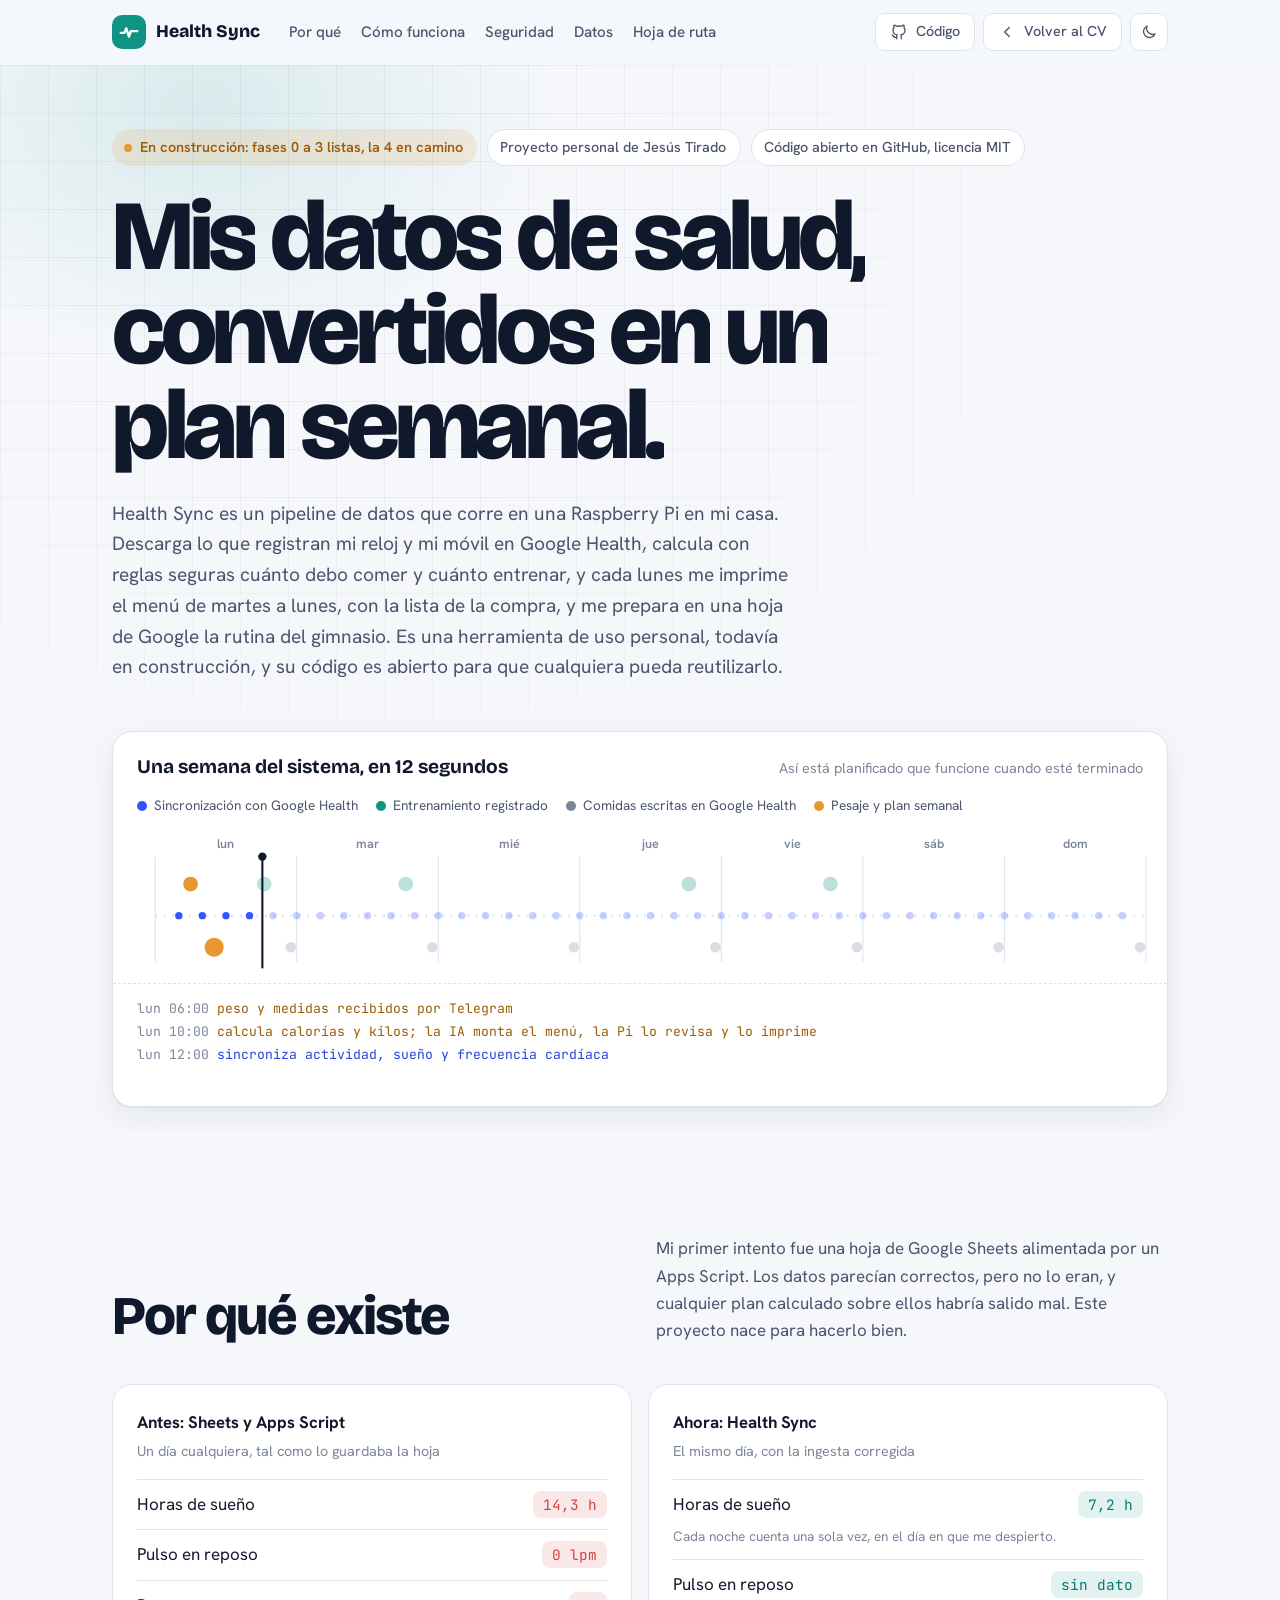
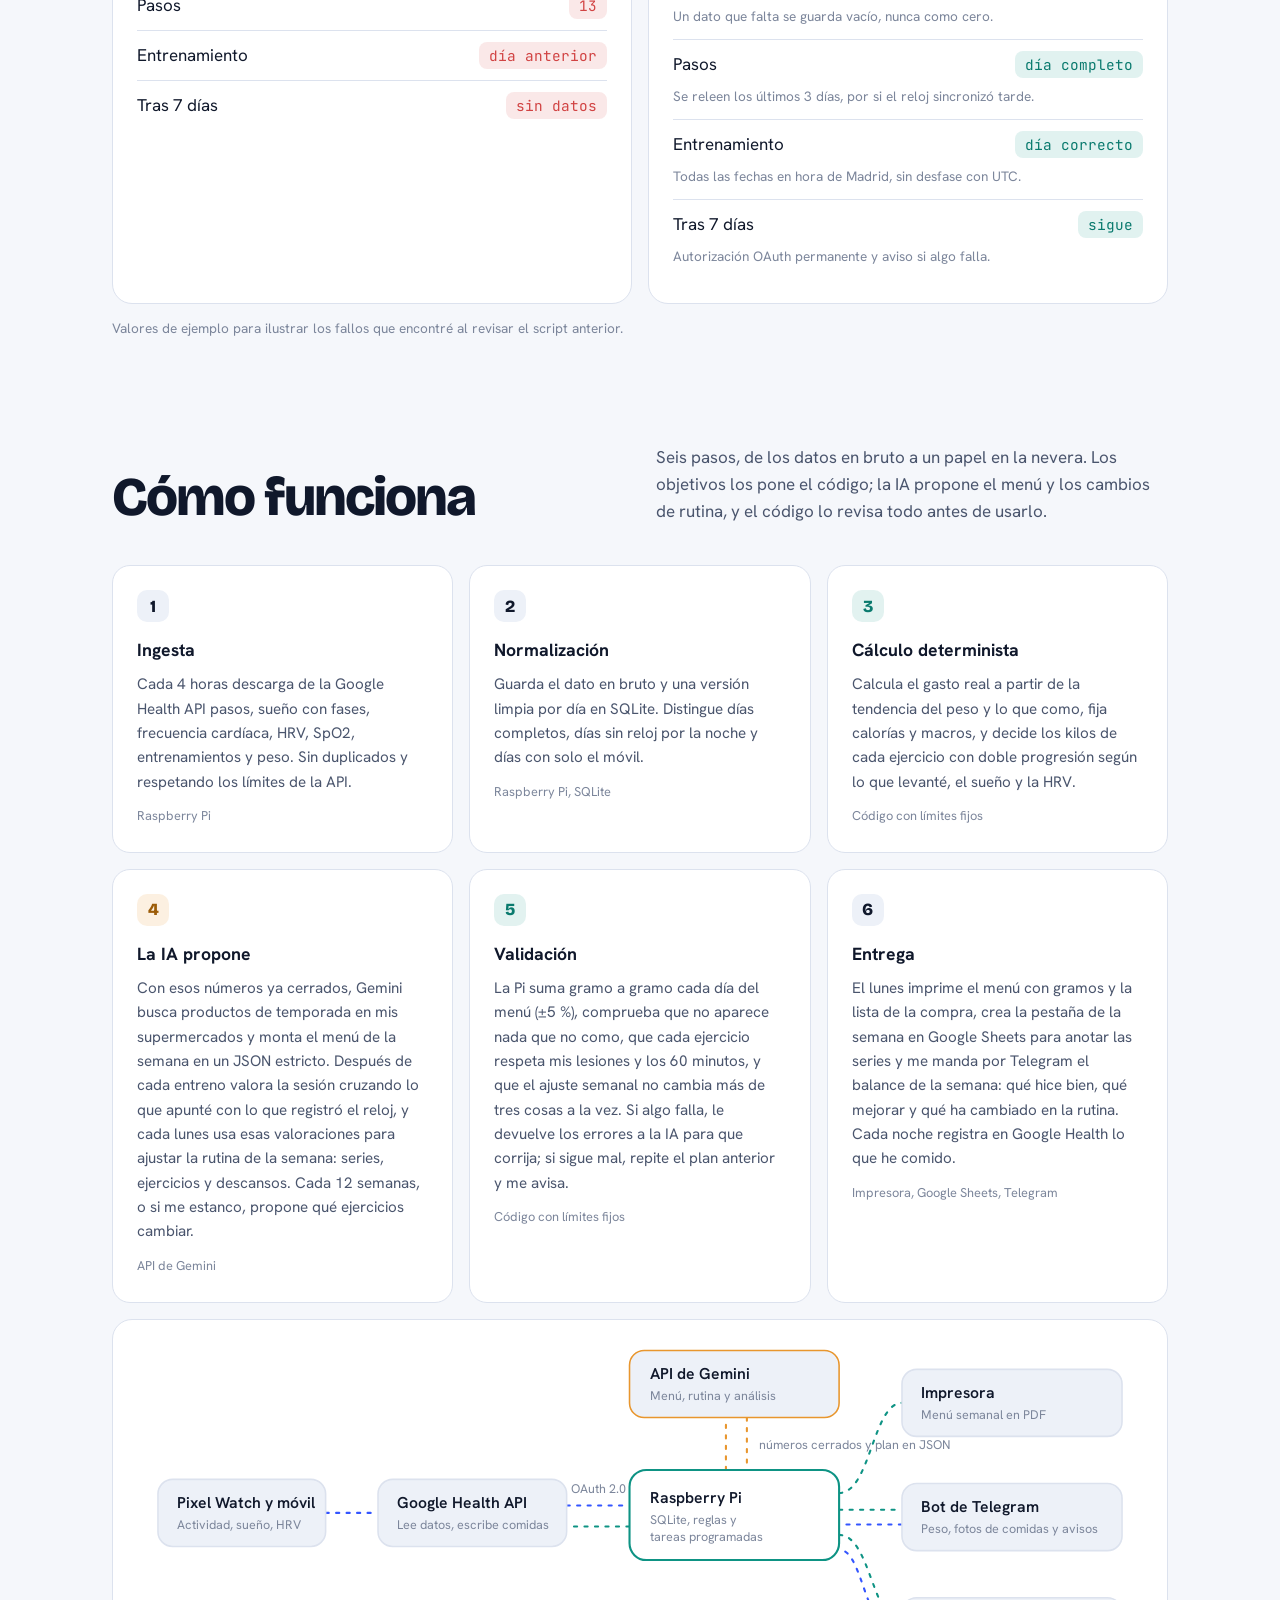
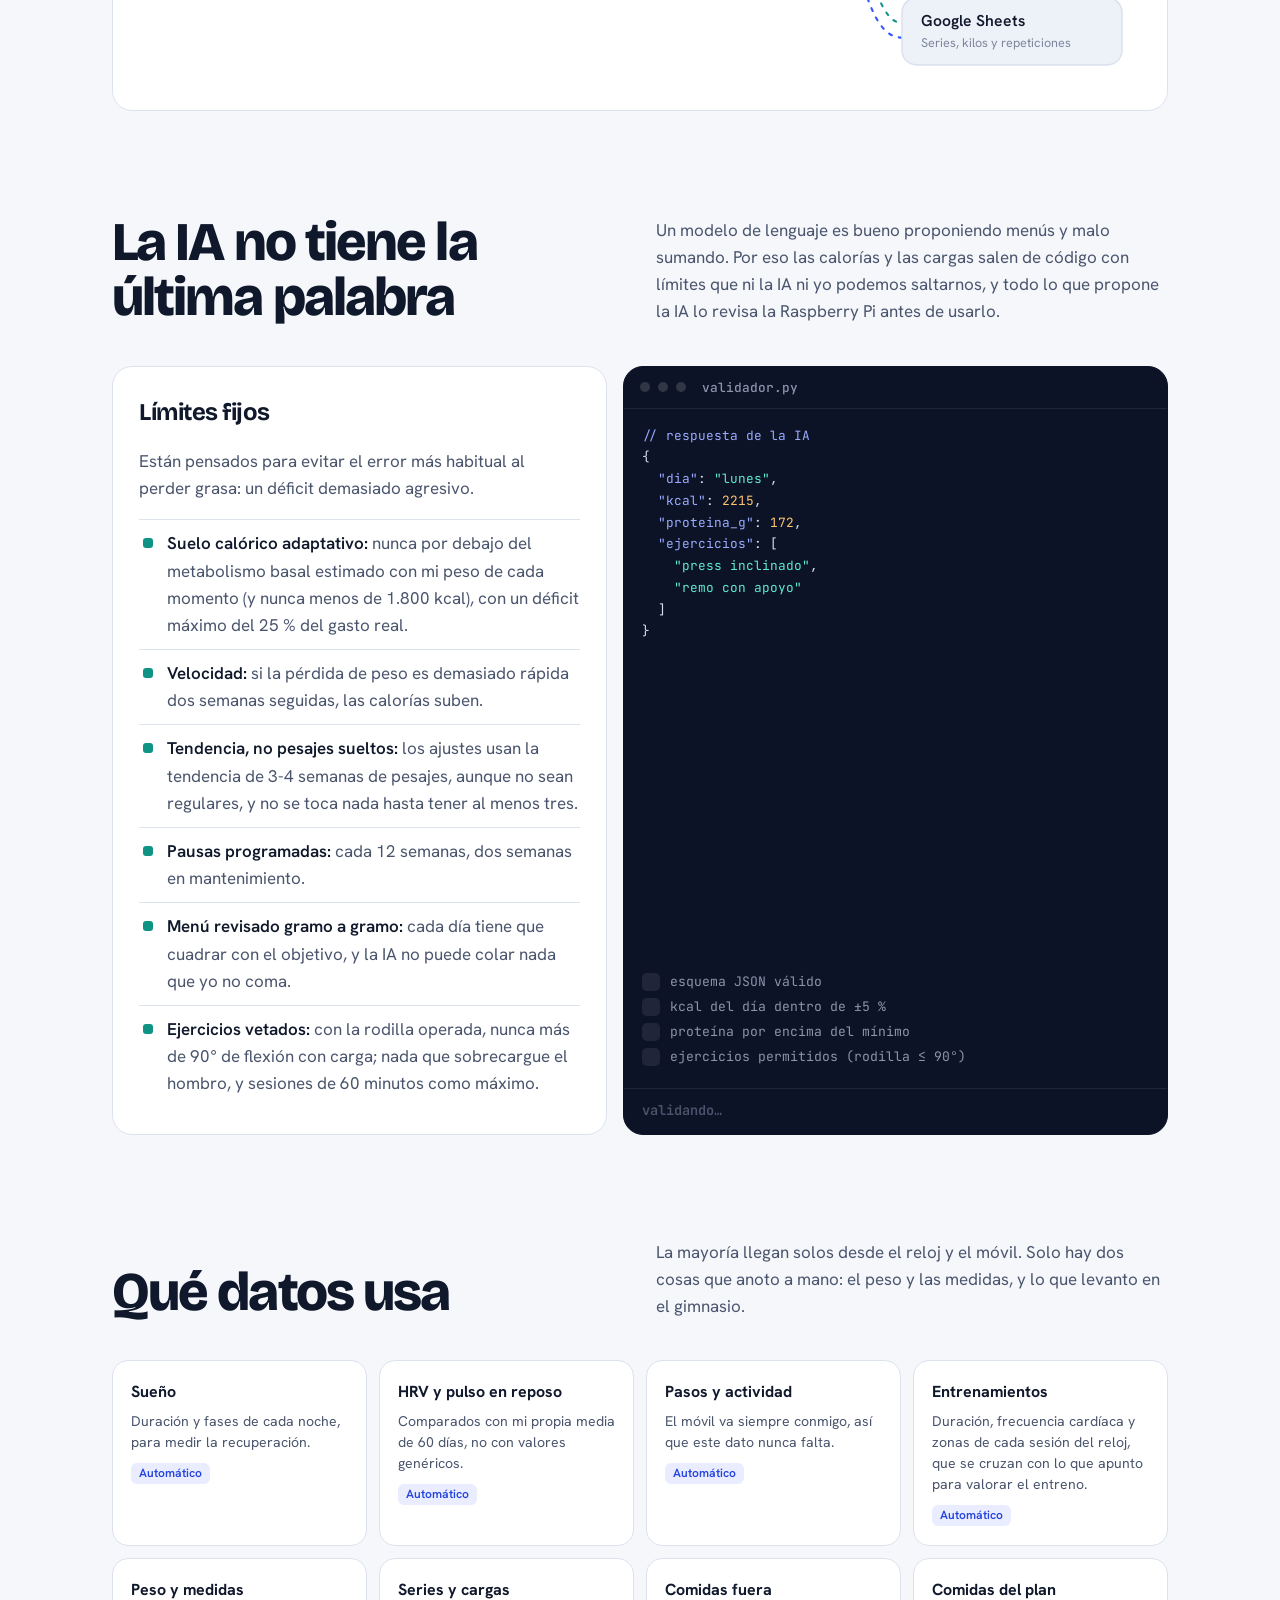
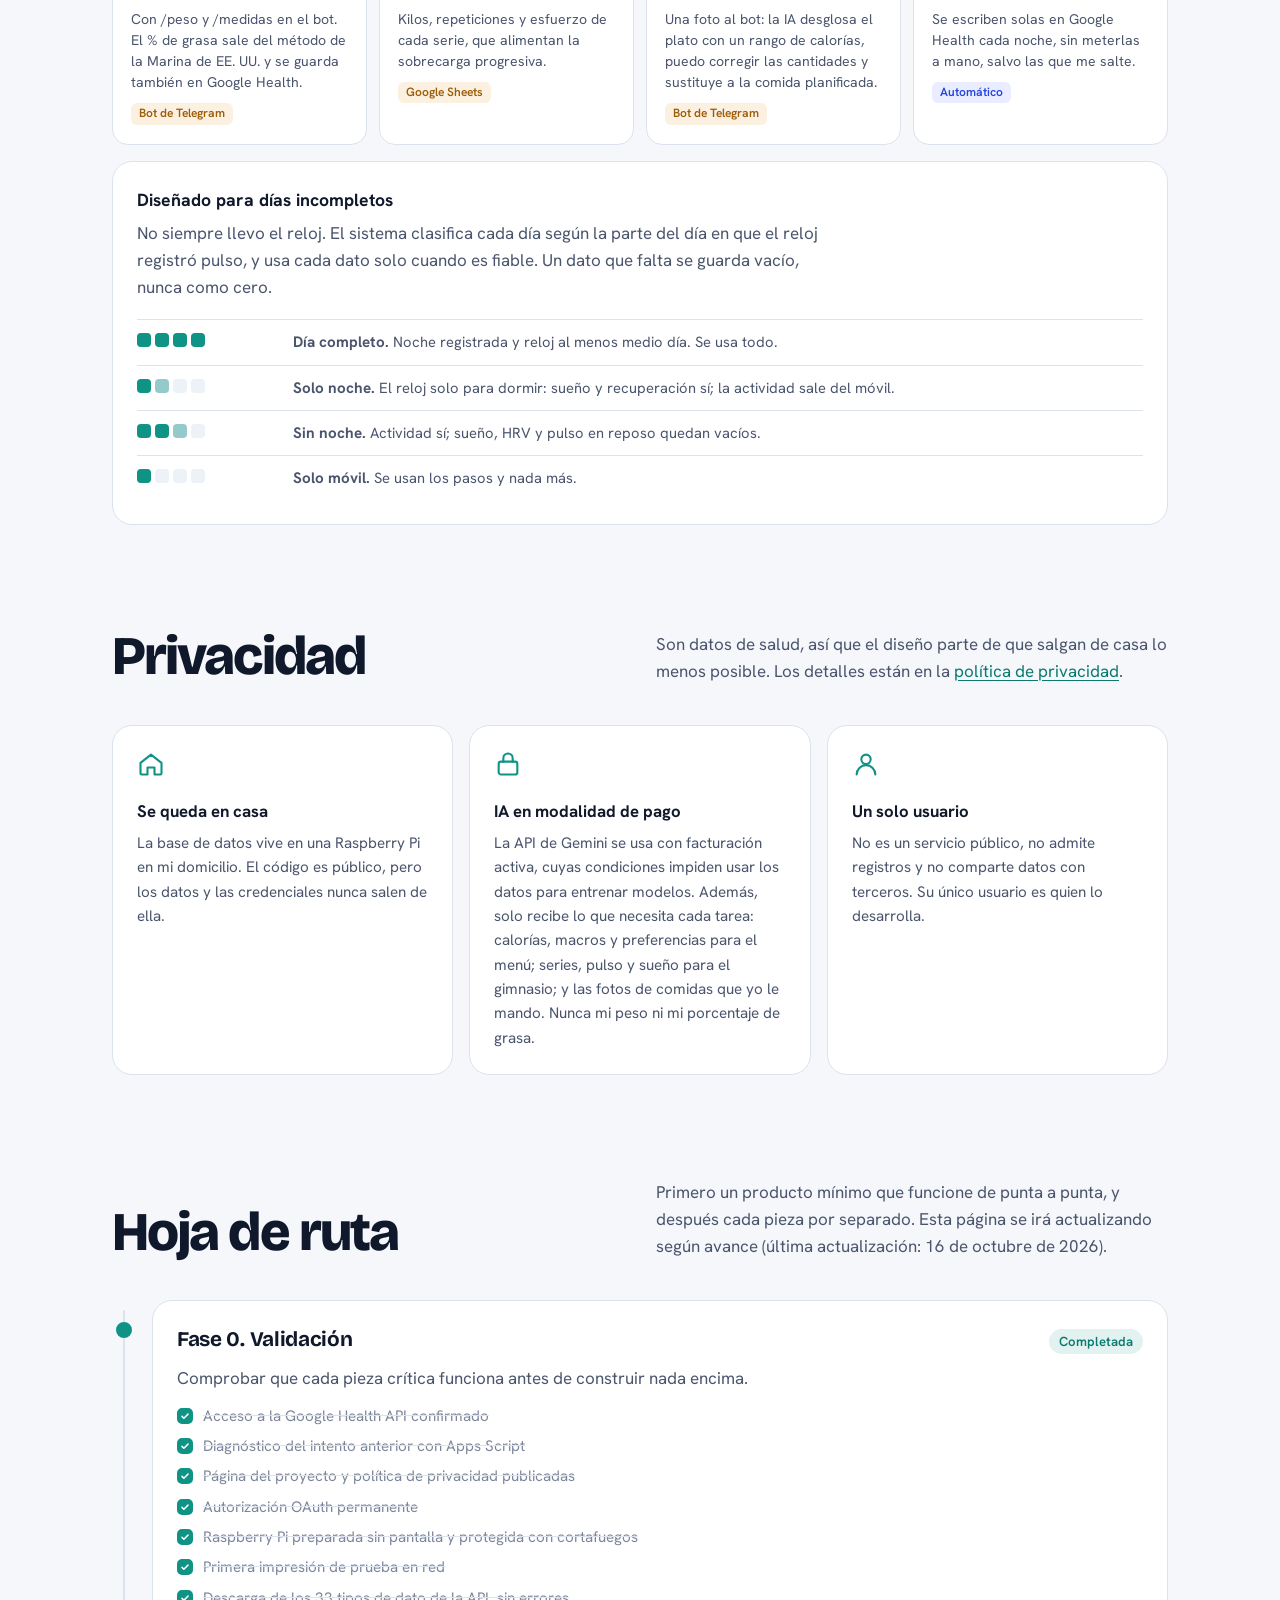
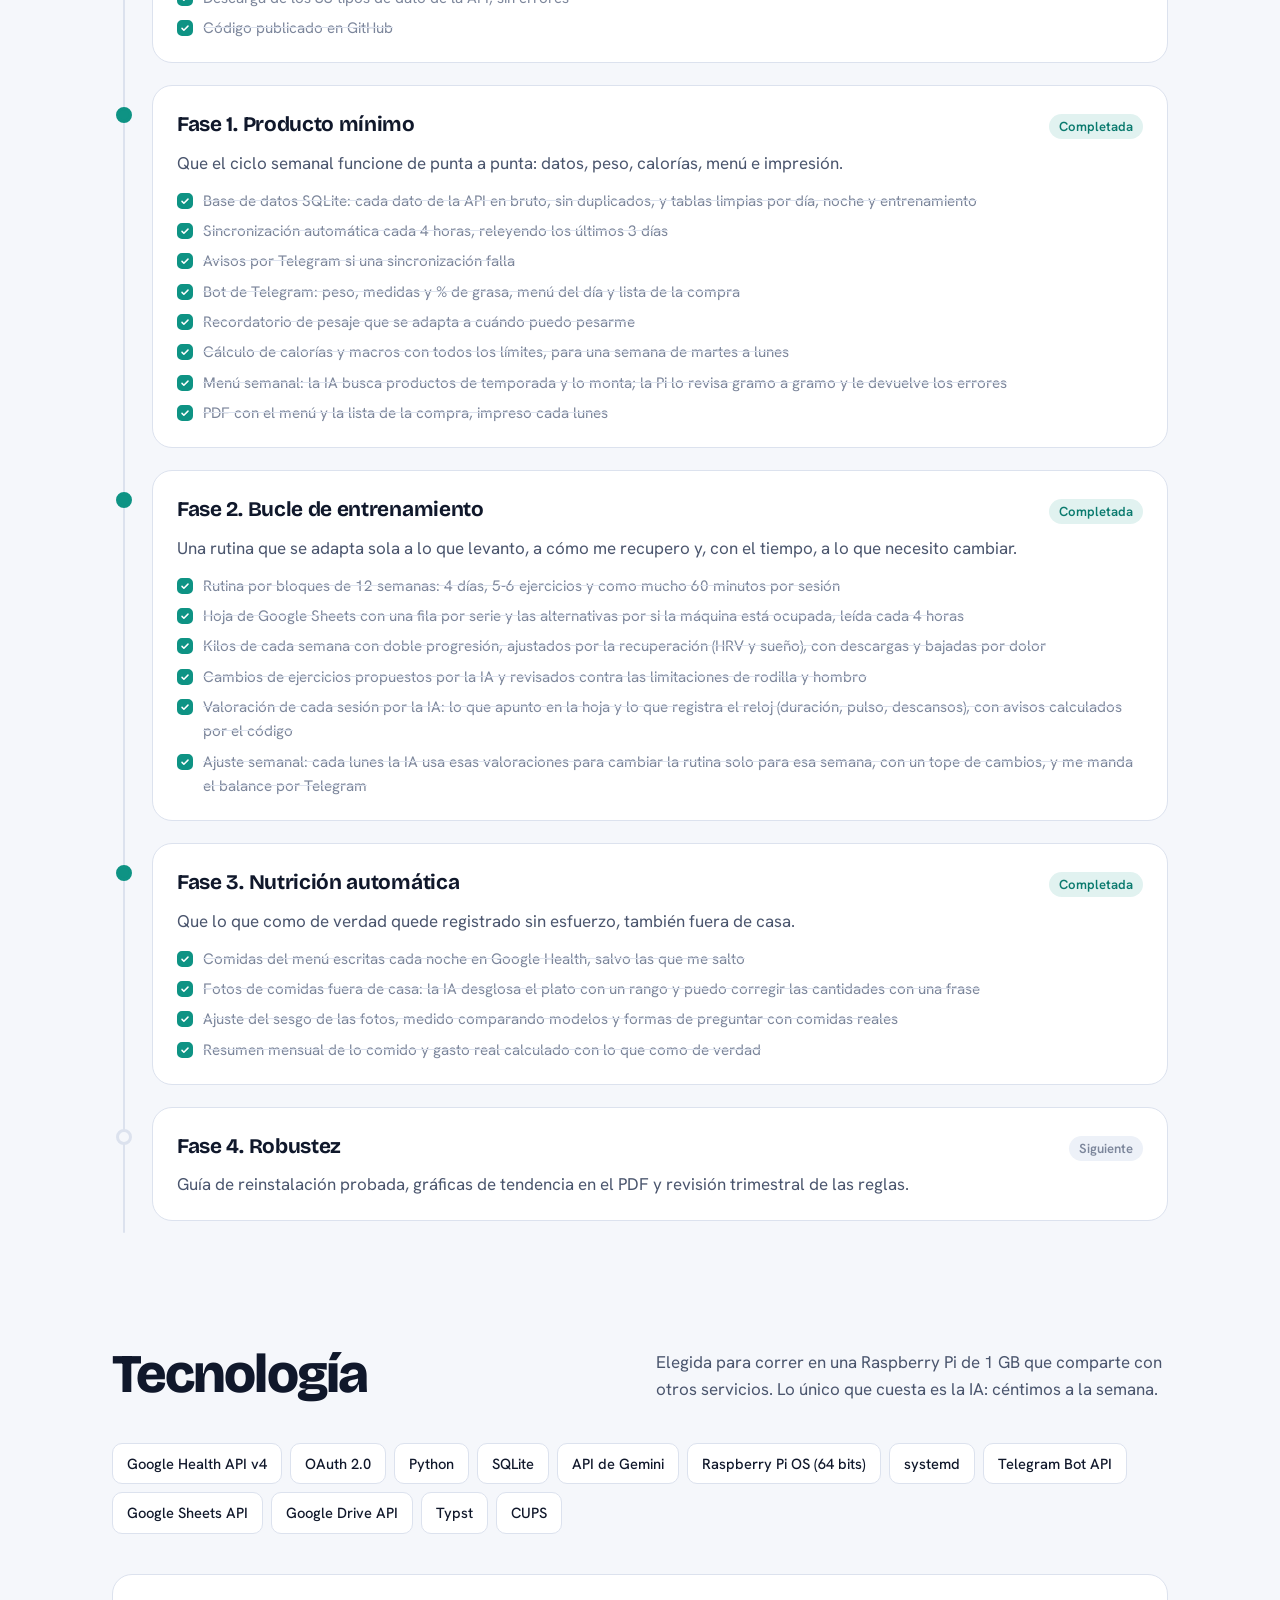
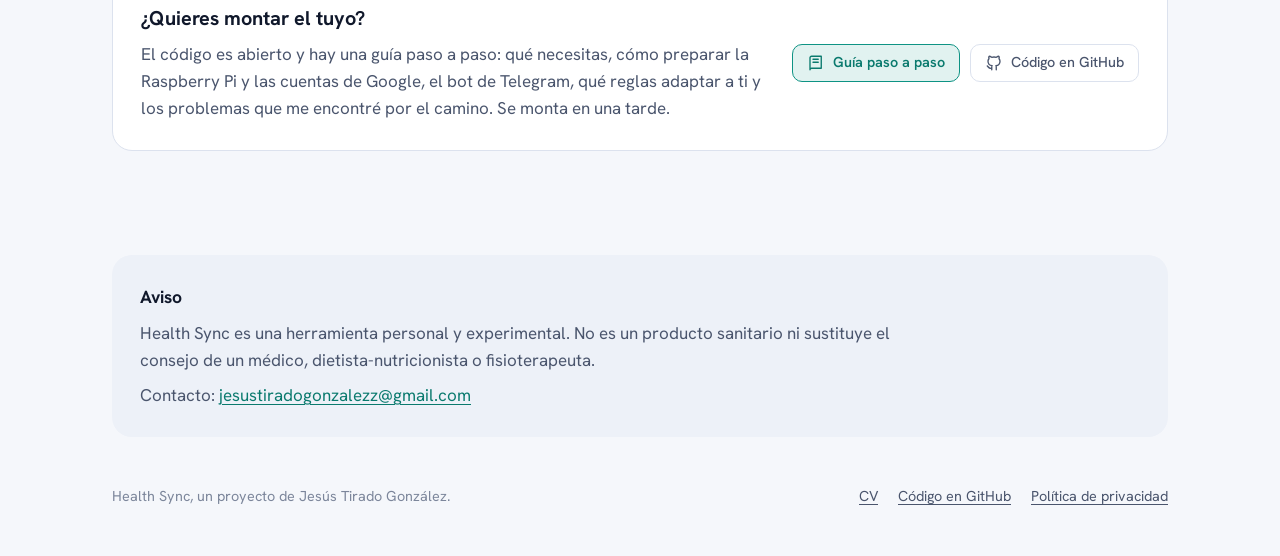
<file: health-sync/index.html>
<!doctype html>
<html lang="es">
<head>
<meta charset="utf-8">
<meta name="viewport" content="width=device-width, initial-scale=1">
<title>Health Sync, proyecto personal de Jesús Tirado</title>
<meta name="description" content="Health Sync es un pipeline de datos personales en una Raspberry Pi: sincroniza datos de Google Health, calcula objetivos con reglas seguras y genera cada semana un menú y una rutina. Proyecto en construcción, de uso exclusivamente personal.">
<link rel="canonical" href="https://chechut10.github.io/health-sync/">
<meta property="og:title" content="Health Sync, proyecto personal">
<meta property="og:description" content="Mis datos de salud convertidos en un plan semanal, con reglas deterministas y una IA que solo redacta.">
<meta property="og:url" content="https://chechut10.github.io/health-sync/">
<meta name="theme-color" content="#F5F7FB" media="(prefers-color-scheme: light)">
<meta name="theme-color" content="#0A0F1E" media="(prefers-color-scheme: dark)">
<link rel="icon" href="data:image/svg+xml,%3Csvg xmlns='http://www.w3.org/2000/svg' viewBox='0 0 64 64'%3E%3Crect width='64' height='64' rx='14' fill='%230E9384'/%3E%3Cpath d='M12 34h10l5-12 8 22 6-14h11' fill='none' stroke='white' stroke-width='5' stroke-linecap='round' stroke-linejoin='round'/%3E%3C/svg%3E">
<link rel="preconnect" href="https://fonts.googleapis.com">
<link rel="preconnect" href="https://fonts.gstatic.com" crossorigin>
<link href="https://fonts.googleapis.com/css2?family=Bricolage+Grotesque:opsz,wght@12..96,500..800&family=Hanken+Grotesk:wght@400;500;600;700&family=JetBrains+Mono:wght@400;500&display=swap" rel="stylesheet">
<script>
  try { var t = localStorage.getItem('theme'); if (t) document.documentElement.dataset.theme = t; } catch (e) {}
  if (!matchMedia('(prefers-reduced-motion: reduce)').matches) document.documentElement.classList.add('motion');
</script>
<link rel="stylesheet" href="../css/comun.css">
<link rel="stylesheet" href="../css/health-sync.css">

</head>
<body>

<header class="nav" id="nav">
  <div class="wrap nav-inner">
    <a class="brand" href="#inicio">
      <span class="brand-mark" aria-hidden="true"><svg viewBox="0 0 24 24"><path d="M3 13h4l2-5 3 9 2-6h7"/></svg></span>
      Health Sync
    </a>
    <ul class="nav-links">
      <li><a href="#problema">Por qué</a></li>
      <li><a href="#funcionamiento">Cómo funciona</a></li>
      <li><a href="#seguridad">Seguridad</a></li>
      <li><a href="#datos">Datos</a></li>
      <li><a href="#hoja-de-ruta">Hoja de ruta</a></li>
    </ul>
    <div class="nav-tools">
      <a class="pill-btn" href="https://github.com/ChechuT10/health-sync" aria-label="Ver el código en GitHub">
        <svg viewBox="0 0 24 24" aria-hidden="true"><path d="M9 19c-4.3 1.4-4.3-2.5-6-3m12 5v-3.5c0-1 .1-1.4-.5-2 2.8-.3 5.5-1.4 5.5-6a4.6 4.6 0 0 0-1.3-3.2 4.2 4.2 0 0 0-.1-3.2s-1.1-.3-3.5 1.3a12.3 12.3 0 0 0-6.2 0C6.5 2.8 5.4 3.1 5.4 3.1a4.2 4.2 0 0 0-.1 3.2A4.6 4.6 0 0 0 4 9.5c0 4.6 2.7 5.7 5.5 6-.6.6-.6 1.2-.5 2V21"/></svg>
        <span class="label">Código</span>
      </a>
      <a class="pill-btn" href="../" aria-label="Volver al CV de Jesús Tirado">
        <svg viewBox="0 0 24 24" aria-hidden="true"><path d="M15 6l-6 6 6 6"/></svg>
        <span class="label">Volver al CV</span>
      </a>
      <button class="icon-btn" type="button" id="theme" aria-label="Cambiar entre tema claro y oscuro">
        <svg class="theme-moon" viewBox="0 0 24 24" aria-hidden="true"><path d="M20 14.5A8 8 0 0 1 9.5 4a8 8 0 1 0 10.5 10.5z"/></svg>
        <svg class="theme-sun" viewBox="0 0 24 24" aria-hidden="true"><circle cx="12" cy="12" r="4"/><path d="M12 2v2M12 20v2M4.9 4.9l1.4 1.4M17.7 17.7l1.4 1.4M2 12h2M20 12h2M4.9 19.1l1.4-1.4M17.7 6.3l1.4-1.4"/></svg>
      </button>
    </div>
  </div>
  <div class="progress" aria-hidden="true"></div>
</header>

<main>
  <!-- ============ Hero ============ -->
  <section class="hero" id="inicio">
    <div class="wrap">
      <div class="status-row fade-in">
        <span class="badge build"><span class="pulse" aria-hidden="true"></span>En construcción: fases 0 a 3 listas, la 4 en camino</span>
        <span class="badge personal">Proyecto personal de Jesús Tirado</span>
        <a class="badge personal" href="https://github.com/ChechuT10/health-sync">Código abierto en GitHub, licencia MIT</a>
      </div>
      <h1 class="headline" aria-label="Mis datos de salud, convertidos en un plan semanal.">
        <span class="w" style="--i:0" aria-hidden="true"><span>Mis</span></span>
        <span class="w" style="--i:1" aria-hidden="true"><span>datos</span></span>
        <span class="w" style="--i:2" aria-hidden="true"><span>de</span></span>
        <span class="w" style="--i:3" aria-hidden="true"><span>salud,</span></span>
        <span class="w" style="--i:4" aria-hidden="true"><span>convertidos</span></span>
        <span class="w" style="--i:5" aria-hidden="true"><span>en</span></span>
        <span class="w" style="--i:6" aria-hidden="true"><span>un</span></span>
        <span class="w" style="--i:7" aria-hidden="true"><span>plan</span></span>
        <span class="w" style="--i:8" aria-hidden="true"><span>semanal.</span></span>
      </h1>
      <p class="lede fade-in">Health Sync es un pipeline de datos que corre en una Raspberry Pi en mi casa. Descarga lo que registran mi reloj y mi móvil en Google Health, calcula con reglas seguras cuánto debo comer y cuánto entrenar, y cada lunes me imprime el menú de martes a lunes, con la lista de la compra, y me prepara en una hoja de Google la rutina del gimnasio. Es una herramienta de uso personal, todavía en construcción, y su código es abierto para que cualquiera pueda reutilizarlo.</p>

      <figure class="week fade-in" aria-labelledby="week-cap">
        <div class="week-head">
          <h2 id="week-cap">Una semana del sistema, en 12 segundos</h2>
          <p>Así está planificado que funcione cuando esté terminado</p>
        </div>
        <ul class="week-legend">
          <li style="--c: var(--signal)">Sincronización con Google Health</li>
          <li style="--c: var(--health)">Entrenamiento registrado</li>
          <li style="--c: var(--ink-3)">Comidas escritas en Google Health</li>
          <li style="--c: var(--conv)">Pesaje y plan semanal</li>
        </ul>
        <div class="week-scroll" id="week-scroll"><svg class="week-svg" id="week-svg" viewBox="0 0 1000 150" aria-hidden="true"></svg></div>
        <div class="log" id="log" aria-hidden="true"></div>
      </figure>
    </div>
  </section>

  <!-- ============ Por qué ============ -->
  <section class="section" id="problema">
    <div class="wrap">
      <div class="section-head reveal">
        <h2 class="big">Por qué existe</h2>
        <p class="section-intro">Mi primer intento fue una hoja de Google Sheets alimentada por un Apps Script. Los datos parecían correctos, pero no lo eran, y cualquier plan calculado sobre ellos habría salido mal. Este proyecto nace para hacerlo bien.</p>
      </div>
      <div class="fix">
        <div class="card old reveal">
          <h3>Antes: Sheets y Apps Script</h3>
          <p class="sub">Un día cualquiera, tal como lo guardaba la hoja</p>
          <ul class="rows">
            <li><span>Horas de sueño</span><span class="val">14,3 h</span></li>
            <li><span>Pulso en reposo</span><span class="val">0 lpm</span></li>
            <li><span>Pasos</span><span class="val">13</span></li>
            <li><span>Entrenamiento</span><span class="val">día anterior</span></li>
            <li><span>Tras 7 días</span><span class="val">sin datos</span></li>
          </ul>
        </div>
        <div class="card new reveal" id="fix-new">
          <h3>Ahora: Health Sync</h3>
          <p class="sub">El mismo día, con la ingesta corregida</p>
          <ul class="rows">
            <li style="--i:0"><span>Horas de sueño</span><span class="val">7,2 h</span><span class="why">Cada noche cuenta una sola vez, en el día en que me despierto.</span></li>
            <li style="--i:1"><span>Pulso en reposo</span><span class="val">sin dato</span><span class="why">Un dato que falta se guarda vacío, nunca como cero.</span></li>
            <li style="--i:2"><span>Pasos</span><span class="val">día completo</span><span class="why">Se releen los últimos 3 días, por si el reloj sincronizó tarde.</span></li>
            <li style="--i:3"><span>Entrenamiento</span><span class="val">día correcto</span><span class="why">Todas las fechas en hora de Madrid, sin desfase con UTC.</span></li>
            <li style="--i:4"><span>Tras 7 días</span><span class="val">sigue</span><span class="why">Autorización OAuth permanente y aviso si algo falla.</span></li>
          </ul>
        </div>
      </div>
      <p class="note reveal">Valores de ejemplo para ilustrar los fallos que encontré al revisar el script anterior.</p>
    </div>
  </section>

  <!-- ============ Cómo funciona ============ -->
  <section class="section" id="funcionamiento">
    <div class="wrap">
      <div class="section-head reveal">
        <h2 class="big">Cómo funciona</h2>
        <p class="section-intro">Seis pasos, de los datos en bruto a un papel en la nevera. Los objetivos los pone el código; la IA propone el menú y los cambios de rutina, y el código lo revisa todo antes de usarlo.</p>
      </div>
      <ol class="steps">
        <li class="reveal"><h3>Ingesta</h3><p>Cada 4 horas descarga de la Google Health API pasos, sueño con fases, frecuencia cardíaca, HRV, SpO2, entrenamientos y peso. Sin duplicados y respetando los límites de la API.</p><span class="where">Raspberry Pi</span></li>
        <li class="reveal"><h3>Normalización</h3><p>Guarda el dato en bruto y una versión limpia por día en SQLite. Distingue días completos, días sin reloj por la noche y días con solo el móvil.</p><span class="where">Raspberry Pi, SQLite</span></li>
        <li class="reveal det"><h3>Cálculo determinista</h3><p>Calcula el gasto real a partir de la tendencia del peso y lo que como, fija calorías y macros, y decide los kilos de cada ejercicio con doble progresión según lo que levanté, el sueño y la HRV.</p><span class="where">Código con límites fijos</span></li>
        <li class="reveal ai"><h3>La IA propone</h3><p>Con esos números ya cerrados, Gemini busca productos de temporada en mis supermercados y monta el menú de la semana en un JSON estricto. Después de cada entreno valora la sesión cruzando lo que apunté con lo que registró el reloj, y cada lunes usa esas valoraciones para ajustar la rutina de la semana: series, ejercicios y descansos. Cada 12 semanas, o si me estanco, propone qué ejercicios cambiar.</p><span class="where">API de Gemini</span></li>
        <li class="reveal det"><h3>Validación</h3><p>La Pi suma gramo a gramo cada día del menú (±5 %), comprueba que no aparece nada que no como, que cada ejercicio respeta mis lesiones y los 60 minutos, y que el ajuste semanal no cambia más de tres cosas a la vez. Si algo falla, le devuelve los errores a la IA para que corrija; si sigue mal, repite el plan anterior y me avisa.</p><span class="where">Código con límites fijos</span></li>
        <li class="reveal"><h3>Entrega</h3><p>El lunes imprime el menú con gramos y la lista de la compra, crea la pestaña de la semana en Google Sheets para anotar las series y me manda por Telegram el balance de la semana: qué hice bien, qué mejorar y qué ha cambiado en la rutina. Cada noche registra en Google Health lo que he comido.</p><span class="where">Impresora, Google Sheets, Telegram</span></li>
      </ol>

      <div class="card diagram-card reveal">
        <div class="diagram-scroll">
          <svg class="diagram" viewBox="0 0 960 330" role="img" aria-labelledby="dg-title">
            <title id="dg-title">Arquitectura: el reloj sincroniza con la Google Health API; la Raspberry Pi lee y escribe en ella, guarda los datos en SQLite, pide el plan a la API de Gemini y lo entrega por impresora, Telegram y Google Sheets.</title>
            <path class="edge" d="M180 165 H230"/>
            <path class="edge" d="M410 158 H470"/>
            <path class="edge h" d="M470 178 H410"/>
            <path class="edge ai" d="M562 124 V74"/>
            <path class="edge ai" d="M582 74 V124"/>
            <path class="edge h" d="M670 146 C700 146 702 60 730 60"/>
            <path class="edge h" d="M670 162 H730"/>
            <path class="edge" d="M730 176 H670"/>
            <path class="edge h" d="M670 186 C700 186 702 270 730 270"/>
            <path class="edge" d="M730 284 C694 284 694 200 670 200"/>
            <text class="lbl" x="440" y="146" text-anchor="middle">OAuth 2.0</text>
            <text class="lbl" x="594" y="104">números cerrados y plan en JSON</text>
            <g class="node"><rect x="20" y="133" width="160" height="64" rx="14"/><text class="t" x="38" y="160">Pixel Watch y móvil</text><text class="s" x="38" y="180">Actividad, sueño, HRV</text></g>
            <g class="node"><rect x="230" y="133" width="180" height="64" rx="14"/><text class="t" x="248" y="160">Google Health API</text><text class="s" x="248" y="180">Lee datos, escribe comidas</text></g>
            <g class="node hub"><rect x="470" y="124" width="200" height="86" rx="16"/><text class="t" x="490" y="156">Raspberry Pi</text><text class="s" x="490" y="176">SQLite, reglas y</text><text class="s" x="490" y="192">tareas programadas</text></g>
            <g class="node ai"><rect x="470" y="10" width="200" height="64" rx="14"/><text class="t" x="490" y="37">API de Gemini</text><text class="s" x="490" y="57">Menú, rutina y análisis</text></g>
            <g class="node"><rect x="730" y="28" width="210" height="64" rx="14"/><text class="t" x="748" y="55">Impresora</text><text class="s" x="748" y="75">Menú semanal en PDF</text></g>
            <g class="node"><rect x="730" y="137" width="210" height="64" rx="14"/><text class="t" x="748" y="164">Bot de Telegram</text><text class="s" x="748" y="184">Peso, fotos de comidas y avisos</text></g>
            <g class="node"><rect x="730" y="246" width="210" height="64" rx="14"/><text class="t" x="748" y="273">Google Sheets</text><text class="s" x="748" y="293">Series, kilos y repeticiones</text></g>
          </svg>
        </div>
        <p class="scroll-hint">Desliza el diagrama hacia los lados para verlo entero.</p>
      </div>
    </div>
  </section>

  <!-- ============ Seguridad ============ -->
  <section class="section" id="seguridad">
    <div class="wrap">
      <div class="section-head reveal">
        <h2 class="big">La IA no tiene la última palabra</h2>
        <p class="section-intro">Un modelo de lenguaje es bueno proponiendo menús y malo sumando. Por eso las calorías y las cargas salen de código con límites que ni la IA ni yo podemos saltarnos, y todo lo que propone la IA lo revisa la Raspberry Pi antes de usarlo.</p>
      </div>
      <div class="guard">
        <div class="card reveal">
          <h3>Límites fijos</h3>
          <p>Están pensados para evitar el error más habitual al perder grasa: un déficit demasiado agresivo.</p>
          <ul class="rules">
            <li><b>Suelo calórico adaptativo:</b> nunca por debajo del metabolismo basal estimado con mi peso de cada momento (y nunca menos de 1.800 kcal), con un déficit máximo del 25 % del gasto real.</li>
            <li><b>Velocidad:</b> si la pérdida de peso es demasiado rápida dos semanas seguidas, las calorías suben.</li>
            <li><b>Tendencia, no pesajes sueltos:</b> los ajustes usan la tendencia de 3-4 semanas de pesajes, aunque no sean regulares, y no se toca nada hasta tener al menos tres.</li>
            <li><b>Pausas programadas:</b> cada 12 semanas, dos semanas en mantenimiento.</li>
            <li><b>Menú revisado gramo a gramo:</b> cada día tiene que cuadrar con el objetivo, y la IA no puede colar nada que yo no coma.</li>
            <li><b>Ejercicios vetados:</b> con la rodilla operada, nunca más de 90° de flexión con carga; nada que sobrecargue el hombro, y sesiones de 60 minutos como máximo.</li>
          </ul>
        </div>
        <div class="card console reveal" id="console">
          <div class="console-bar"><i></i><i></i><i></i><span>validador.py</span></div>
          <pre id="console-json"></pre>
          <ul class="checks" id="checks"></ul>
          <p class="verdict" id="verdict"></p>
        </div>
      </div>
    </div>
  </section>

  <!-- ============ Datos ============ -->
  <section class="section" id="datos">
    <div class="wrap">
      <div class="section-head reveal">
        <h2 class="big">Qué datos usa</h2>
        <p class="section-intro">La mayoría llegan solos desde el reloj y el móvil. Solo hay dos cosas que anoto a mano: el peso y las medidas, y lo que levanto en el gimnasio.</p>
      </div>
      <div class="data-grid">
        <article class="datum reveal"><h3>Sueño</h3><p>Duración y fases de cada noche, para medir la recuperación.</p><span class="src auto">Automático</span></article>
        <article class="datum reveal"><h3>HRV y pulso en reposo</h3><p>Comparados con mi propia media de 60 días, no con valores genéricos.</p><span class="src auto">Automático</span></article>
        <article class="datum reveal"><h3>Pasos y actividad</h3><p>El móvil va siempre conmigo, así que este dato nunca falta.</p><span class="src auto">Automático</span></article>
        <article class="datum reveal"><h3>Entrenamientos</h3><p>Duración, frecuencia cardíaca y zonas de cada sesión del reloj, que se cruzan con lo que apunto para valorar el entreno.</p><span class="src auto">Automático</span></article>
        <article class="datum reveal"><h3>Peso y medidas</h3><p>Con /peso y /medidas en el bot. El % de grasa sale del método de la Marina de EE. UU. y se guarda también en Google Health.</p><span class="src manual">Bot de Telegram</span></article>
        <article class="datum reveal"><h3>Series y cargas</h3><p>Kilos, repeticiones y esfuerzo de cada serie, que alimentan la sobrecarga progresiva.</p><span class="src manual">Google Sheets</span></article>
        <article class="datum reveal"><h3>Comidas fuera</h3><p>Una foto al bot: la IA desglosa el plato con un rango de calorías, puedo corregir las cantidades y sustituye a la comida planificada.</p><span class="src manual">Bot de Telegram</span></article>
        <article class="datum reveal"><h3>Comidas del plan</h3><p>Se escriben solas en Google Health cada noche, sin meterlas a mano, salvo las que me salte.</p><span class="src auto">Automático</span></article>
      </div>
      <div class="card coverage reveal">
        <h3>Diseñado para días incompletos</h3>
        <p>No siempre llevo el reloj. El sistema clasifica cada día según la parte del día en que el reloj registró pulso, y usa cada dato solo cuando es fiable. Un dato que falta se guarda vacío, nunca como cero.</p>
        <div class="cov-row"><div class="cells" aria-hidden="true"><i class="f"></i><i class="f"></i><i class="f"></i><i class="f"></i></div><span><b>Día completo.</b> Noche registrada y reloj al menos medio día. Se usa todo.</span></div>
        <div class="cov-row"><div class="cells" aria-hidden="true"><i class="f"></i><i class="p"></i><i></i><i></i></div><span><b>Solo noche.</b> El reloj solo para dormir: sueño y recuperación sí; la actividad sale del móvil.</span></div>
        <div class="cov-row"><div class="cells" aria-hidden="true"><i class="f"></i><i class="f"></i><i class="p"></i><i></i></div><span><b>Sin noche.</b> Actividad sí; sueño, HRV y pulso en reposo quedan vacíos.</span></div>
        <div class="cov-row"><div class="cells" aria-hidden="true"><i class="f"></i><i></i><i></i><i></i></div><span><b>Solo móvil.</b> Se usan los pasos y nada más.</span></div>
      </div>
    </div>
  </section>

  <!-- ============ Privacidad ============ -->
  <section class="section" id="privacidad">
    <div class="wrap">
      <div class="section-head reveal">
        <h2 class="big">Privacidad</h2>
        <p class="section-intro">Son datos de salud, así que el diseño parte de que salgan de casa lo menos posible. Los detalles están en la <a href="privacidad.html">política de privacidad</a>.</p>
      </div>
      <div class="priv">
        <article class="card reveal">
          <svg viewBox="0 0 24 24" aria-hidden="true"><path d="M3 11l9-7 9 7v9a1 1 0 0 1-1 1h-5v-6H9v6H4a1 1 0 0 1-1-1z"/></svg>
          <h3>Se queda en casa</h3>
          <p>La base de datos vive en una Raspberry Pi en mi domicilio. El código es público, pero los datos y las credenciales nunca salen de ella.</p>
        </article>
        <article class="card reveal">
          <svg viewBox="0 0 24 24" aria-hidden="true"><rect x="4" y="10" width="16" height="11" rx="2"/><path d="M8 10V7a4 4 0 0 1 8 0v3"/></svg>
          <h3>IA en modalidad de pago</h3>
          <p>La API de Gemini se usa con facturación activa, cuyas condiciones impiden usar los datos para entrenar modelos. Además, solo recibe lo que necesita cada tarea: calorías, macros y preferencias para el menú; series, pulso y sueño para el gimnasio; y las fotos de comidas que yo le mando. Nunca mi peso ni mi porcentaje de grasa.</p>
        </article>
        <article class="card reveal">
          <svg viewBox="0 0 24 24" aria-hidden="true"><circle cx="12" cy="8" r="4"/><path d="M4 21a8 8 0 0 1 16 0"/></svg>
          <h3>Un solo usuario</h3>
          <p>No es un servicio público, no admite registros y no comparte datos con terceros. Su único usuario es quien lo desarrolla.</p>
        </article>
      </div>
    </div>
  </section>

  <!-- ============ Hoja de ruta ============ -->
  <section class="section" id="hoja-de-ruta">
    <div class="wrap">
      <div class="section-head reveal">
        <h2 class="big">Hoja de ruta</h2>
        <p class="section-intro">Primero un producto mínimo que funcione de punta a punta, y después cada pieza por separado. Esta página se irá actualizando según avance (última actualización: 16 de octubre de 2026).</p>
      </div>
      <ol class="road" id="road">
        <li class="done-phase reveal"><span class="dot" aria-hidden="true"></span><div class="card">
          <div class="road-head"><h3>Fase 0. Validación</h3><span class="state">Completada</span></div>
          <p>Comprobar que cada pieza crítica funciona antes de construir nada encima.</p>
          <ul class="tasks">
            <li class="done">Acceso a la Google Health API confirmado</li>
            <li class="done">Diagnóstico del intento anterior con Apps Script</li>
            <li class="done">Página del proyecto y política de privacidad publicadas</li>
            <li class="done">Autorización OAuth permanente</li>
            <li class="done">Raspberry Pi preparada sin pantalla y protegida con cortafuegos</li>
            <li class="done">Primera impresión de prueba en red</li>
            <li class="done">Descarga de los 33 tipos de dato de la API, sin errores</li>
            <li class="done">Código publicado en GitHub</li>
          </ul>
        </div></li>
        <li class="done-phase reveal"><span class="dot" aria-hidden="true"></span><div class="card">
          <div class="road-head"><h3>Fase 1. Producto mínimo</h3><span class="state">Completada</span></div>
          <p>Que el ciclo semanal funcione de punta a punta: datos, peso, calorías, menú e impresión.</p>
          <ul class="tasks">
            <li class="done">Base de datos SQLite: cada dato de la API en bruto, sin duplicados, y tablas limpias por día, noche y entrenamiento</li>
            <li class="done">Sincronización automática cada 4 horas, releyendo los últimos 3 días</li>
            <li class="done">Avisos por Telegram si una sincronización falla</li>
            <li class="done">Bot de Telegram: peso, medidas y % de grasa, menú del día y lista de la compra</li>
            <li class="done">Recordatorio de pesaje que se adapta a cuándo puedo pesarme</li>
            <li class="done">Cálculo de calorías y macros con todos los límites, para una semana de martes a lunes</li>
            <li class="done">Menú semanal: la IA busca productos de temporada y lo monta; la Pi lo revisa gramo a gramo y le devuelve los errores</li>
            <li class="done">PDF con el menú y la lista de la compra, impreso cada lunes</li>
          </ul>
        </div></li>
        <li class="done-phase reveal"><span class="dot" aria-hidden="true"></span><div class="card">
          <div class="road-head"><h3>Fase 2. Bucle de entrenamiento</h3><span class="state">Completada</span></div>
          <p>Una rutina que se adapta sola a lo que levanto, a cómo me recupero y, con el tiempo, a lo que necesito cambiar.</p>
          <ul class="tasks">
            <li class="done">Rutina por bloques de 12 semanas: 4 días, 5-6 ejercicios y como mucho 60 minutos por sesión</li>
            <li class="done">Hoja de Google Sheets con una fila por serie y las alternativas por si la máquina está ocupada, leída cada 4 horas</li>
            <li class="done">Kilos de cada semana con doble progresión, ajustados por la recuperación (HRV y sueño), con descargas y bajadas por dolor</li>
            <li class="done">Cambios de ejercicios propuestos por la IA y revisados contra las limitaciones de rodilla y hombro</li>
            <li class="done">Valoración de cada sesión por la IA: lo que apunto en la hoja y lo que registra el reloj (duración, pulso, descansos), con avisos calculados por el código</li>
            <li class="done">Ajuste semanal: cada lunes la IA usa esas valoraciones para cambiar la rutina solo para esa semana, con un tope de cambios, y me manda el balance por Telegram</li>
          </ul>
        </div></li>
        <li class="done-phase reveal"><span class="dot" aria-hidden="true"></span><div class="card">
          <div class="road-head"><h3>Fase 3. Nutrición automática</h3><span class="state">Completada</span></div>
          <p>Que lo que como de verdad quede registrado sin esfuerzo, también fuera de casa.</p>
          <ul class="tasks">
            <li class="done">Comidas del menú escritas cada noche en Google Health, salvo las que me salto</li>
            <li class="done">Fotos de comidas fuera de casa: la IA desglosa el plato con un rango y puedo corregir las cantidades con una frase</li>
            <li class="done">Ajuste del sesgo de las fotos, medido comparando modelos y formas de preguntar con comidas reales</li>
            <li class="done">Resumen mensual de lo comido y gasto real calculado con lo que como de verdad</li>
          </ul>
        </div></li>
        <li class="reveal"><span class="dot" aria-hidden="true"></span><div class="card">
          <div class="road-head"><h3>Fase 4. Robustez</h3><span class="state">Siguiente</span></div>
          <p>Guía de reinstalación probada, gráficas de tendencia en el PDF y revisión trimestral de las reglas.</p>
        </div></li>
      </ol>
    </div>
  </section>

  <!-- ============ Stack ============ -->
  <section class="section" id="stack">
    <div class="wrap">
      <div class="section-head reveal">
        <h2 class="big">Tecnología</h2>
        <p class="section-intro">Elegida para correr en una Raspberry Pi de 1 GB que comparte con otros servicios. Lo único que cuesta es la IA: céntimos a la semana.</p>
      </div>
      <ul class="tags reveal">
        <li>Google Health API v4</li><li>OAuth 2.0</li><li>Python</li><li>SQLite</li><li>API de Gemini</li>
        <li>Raspberry Pi OS (64 bits)</li><li>systemd</li><li>Telegram Bot API</li><li>Google Sheets API</li><li>Google Drive API</li><li>Typst</li><li>CUPS</li>
      </ul>

      <div class="card replica reveal" id="montalo">
        <div>
          <h3>¿Quieres montar el tuyo?</h3>
          <p>El código es abierto y hay una guía paso a paso: qué necesitas, cómo preparar la Raspberry Pi y las cuentas de Google, el bot de Telegram, qué reglas adaptar a ti y los problemas que me encontré por el camino. Se monta en una tarde.</p>
        </div>
        <div class="replica-links">
          <a class="pill-btn primary" href="https://github.com/ChechuT10/health-sync/blob/main/docs/guia.md">
            <svg viewBox="0 0 24 24" aria-hidden="true"><path d="M4 19.5V5a2 2 0 0 1 2-2h13v16H6a2 2 0 0 0-2 2zM8 7h7M8 11h7"/></svg>
            <span>Guía paso a paso</span>
          </a>
          <a class="pill-btn" href="https://github.com/ChechuT10/health-sync">
            <svg viewBox="0 0 24 24" aria-hidden="true"><path d="M9 19c-4.3 1.4-4.3-2.5-6-3m12 5v-3.5c0-1 .1-1.4-.5-2 2.8-.3 5.5-1.4 5.5-6a4.6 4.6 0 0 0-1.3-3.2 4.2 4.2 0 0 0-.1-3.2s-1.1-.3-3.5 1.3a12.3 12.3 0 0 0-6.2 0C6.5 2.8 5.4 3.1 5.4 3.1a4.2 4.2 0 0 0-.1 3.2A4.6 4.6 0 0 0 4 9.5c0 4.6 2.7 5.7 5.5 6-.6.6-.6 1.2-.5 2V21"/></svg>
            <span>Código en GitHub</span>
          </a>
        </div>
      </div>

      <aside class="disclaimer reveal">
        <h2>Aviso</h2>
        <p>Health Sync es una herramienta personal y experimental. No es un producto sanitario ni sustituye el consejo de un médico, dietista-nutricionista o fisioterapeuta.</p>
        <p>Contacto: <a href="mailto:jesustiradogonzalezz@gmail.com">jesustiradogonzalezz@gmail.com</a></p>
      </aside>
    </div>
  </section>
</main>

<footer>
  <div class="wrap">
    <span>Health Sync, un proyecto de Jesús Tirado González.</span>
    <nav aria-label="Enlaces del pie"><a href="../">CV</a><a href="https://github.com/ChechuT10/health-sync">Código en GitHub</a><a href="privacidad.html">Política de privacidad</a></nav>
  </div>
</footer>

<script src="../js/health-sync.js"></script>

</body>
</html>
</file>
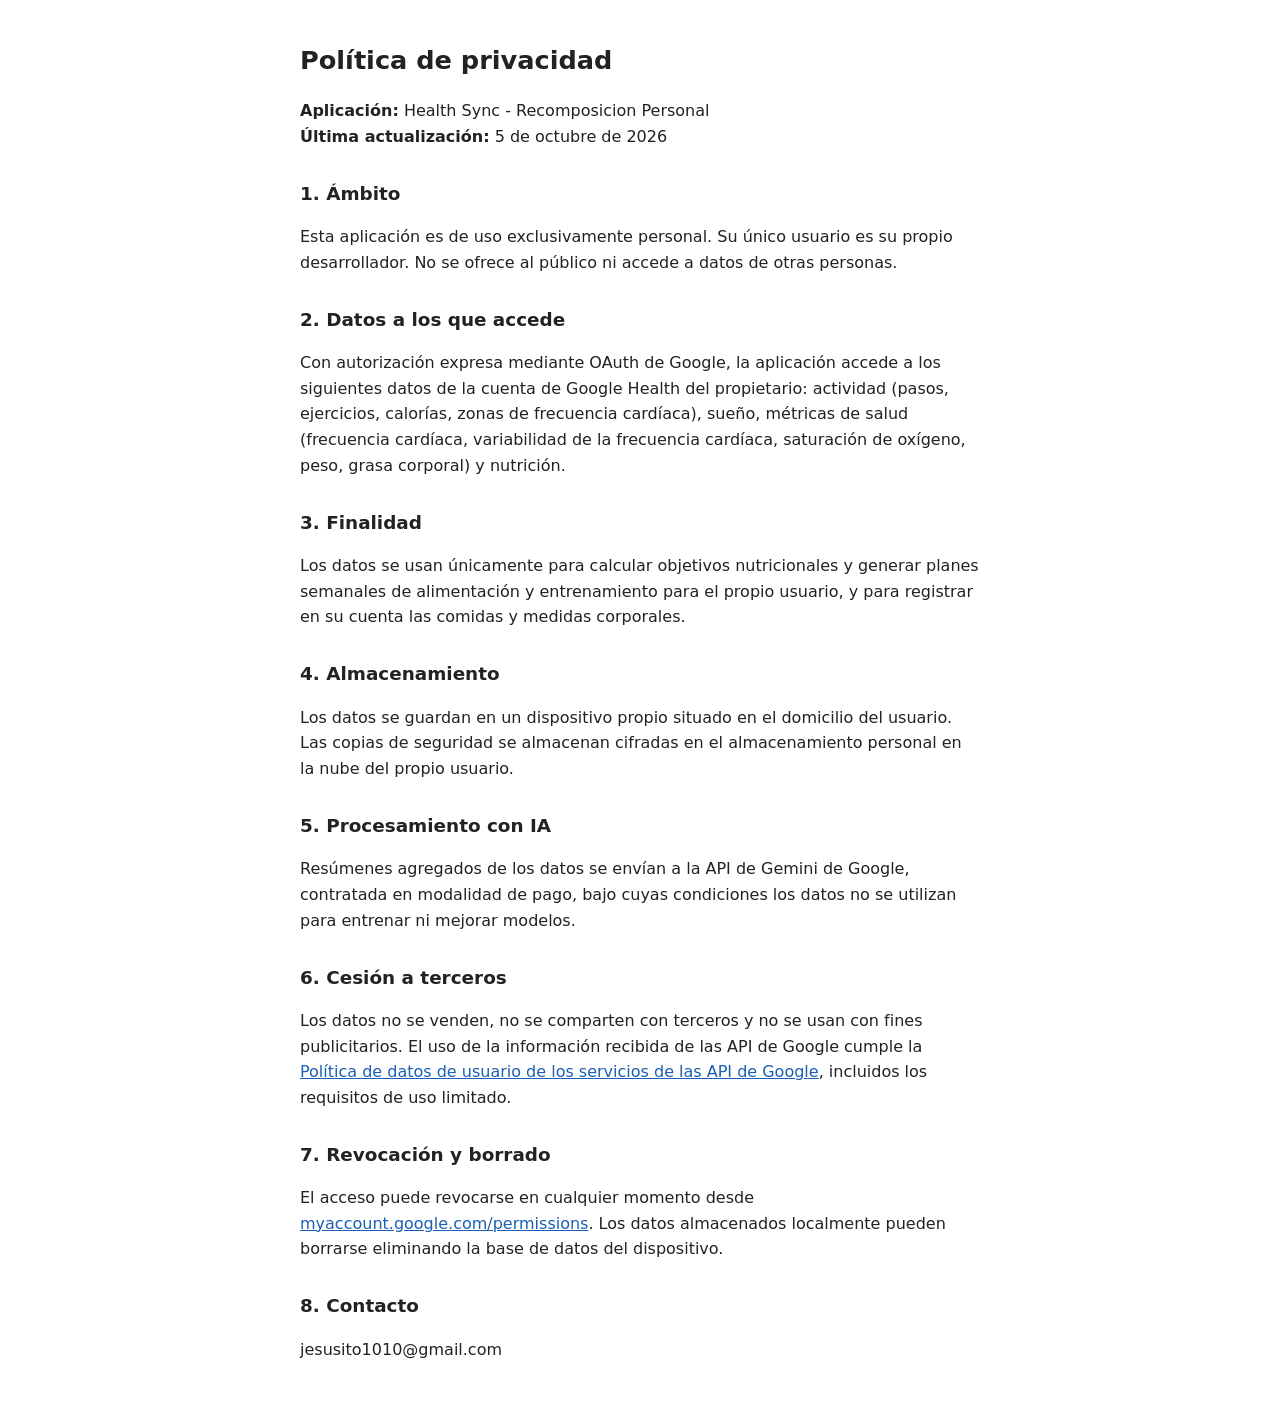
<file: privacidad.html>
<!doctype html>
<html lang="es">
<head>
<meta charset="utf-8">
<meta name="viewport" content="width=device-width, initial-scale=1">
<title>Politica de privacidad - Health Sync</title>
<style>
  body { font-family: system-ui, sans-serif; max-width: 680px; margin: 40px auto; padding: 0 16px; line-height: 1.6; color: #222; }
  h1 { font-size: 1.6rem; }
  h2 { font-size: 1.15rem; margin-top: 1.6em; }
  a { color: #1a5fb4; }
</style>
</head>
<body>
<h1>Política de privacidad</h1>
<p><strong>Aplicación:</strong> Health Sync - Recomposicion Personal<br>
<strong>Última actualización:</strong> 5 de octubre de 2026</p>

<h2>1. Ámbito</h2>
<p>Esta aplicación es de uso exclusivamente personal. Su único usuario es su propio desarrollador. No se ofrece al público ni accede a datos de otras personas.</p>

<h2>2. Datos a los que accede</h2>
<p>Con autorización expresa mediante OAuth de Google, la aplicación accede a los siguientes datos de la cuenta de Google Health del propietario: actividad (pasos, ejercicios, calorías, zonas de frecuencia cardíaca), sueño, métricas de salud (frecuencia cardíaca, variabilidad de la frecuencia cardíaca, saturación de oxígeno, peso, grasa corporal) y nutrición.</p>

<h2>3. Finalidad</h2>
<p>Los datos se usan únicamente para calcular objetivos nutricionales y generar planes semanales de alimentación y entrenamiento para el propio usuario, y para registrar en su cuenta las comidas y medidas corporales.</p>

<h2>4. Almacenamiento</h2>
<p>Los datos se guardan en un dispositivo propio situado en el domicilio del usuario. Las copias de seguridad se almacenan cifradas en el almacenamiento personal en la nube del propio usuario.</p>

<h2>5. Procesamiento con IA</h2>
<p>Resúmenes agregados de los datos se envían a la API de Gemini de Google, contratada en modalidad de pago, bajo cuyas condiciones los datos no se utilizan para entrenar ni mejorar modelos.</p>

<h2>6. Cesión a terceros</h2>
<p>Los datos no se venden, no se comparten con terceros y no se usan con fines publicitarios. El uso de la información recibida de las API de Google cumple la <a href="https://developers.google.com/terms/api-services-user-data-policy">Política de datos de usuario de los servicios de las API de Google</a>, incluidos los requisitos de uso limitado.</p>

<h2>7. Revocación y borrado</h2>
<p>El acceso puede revocarse en cualquier momento desde <a href="https://myaccount.google.com/permissions">myaccount.google.com/permissions</a>. Los datos almacenados localmente pueden borrarse eliminando la base de datos del dispositivo.</p>

<h2>8. Contacto</h2>
<p> jesusito1010@gmail.com</p>
</body>
</html>
</file>
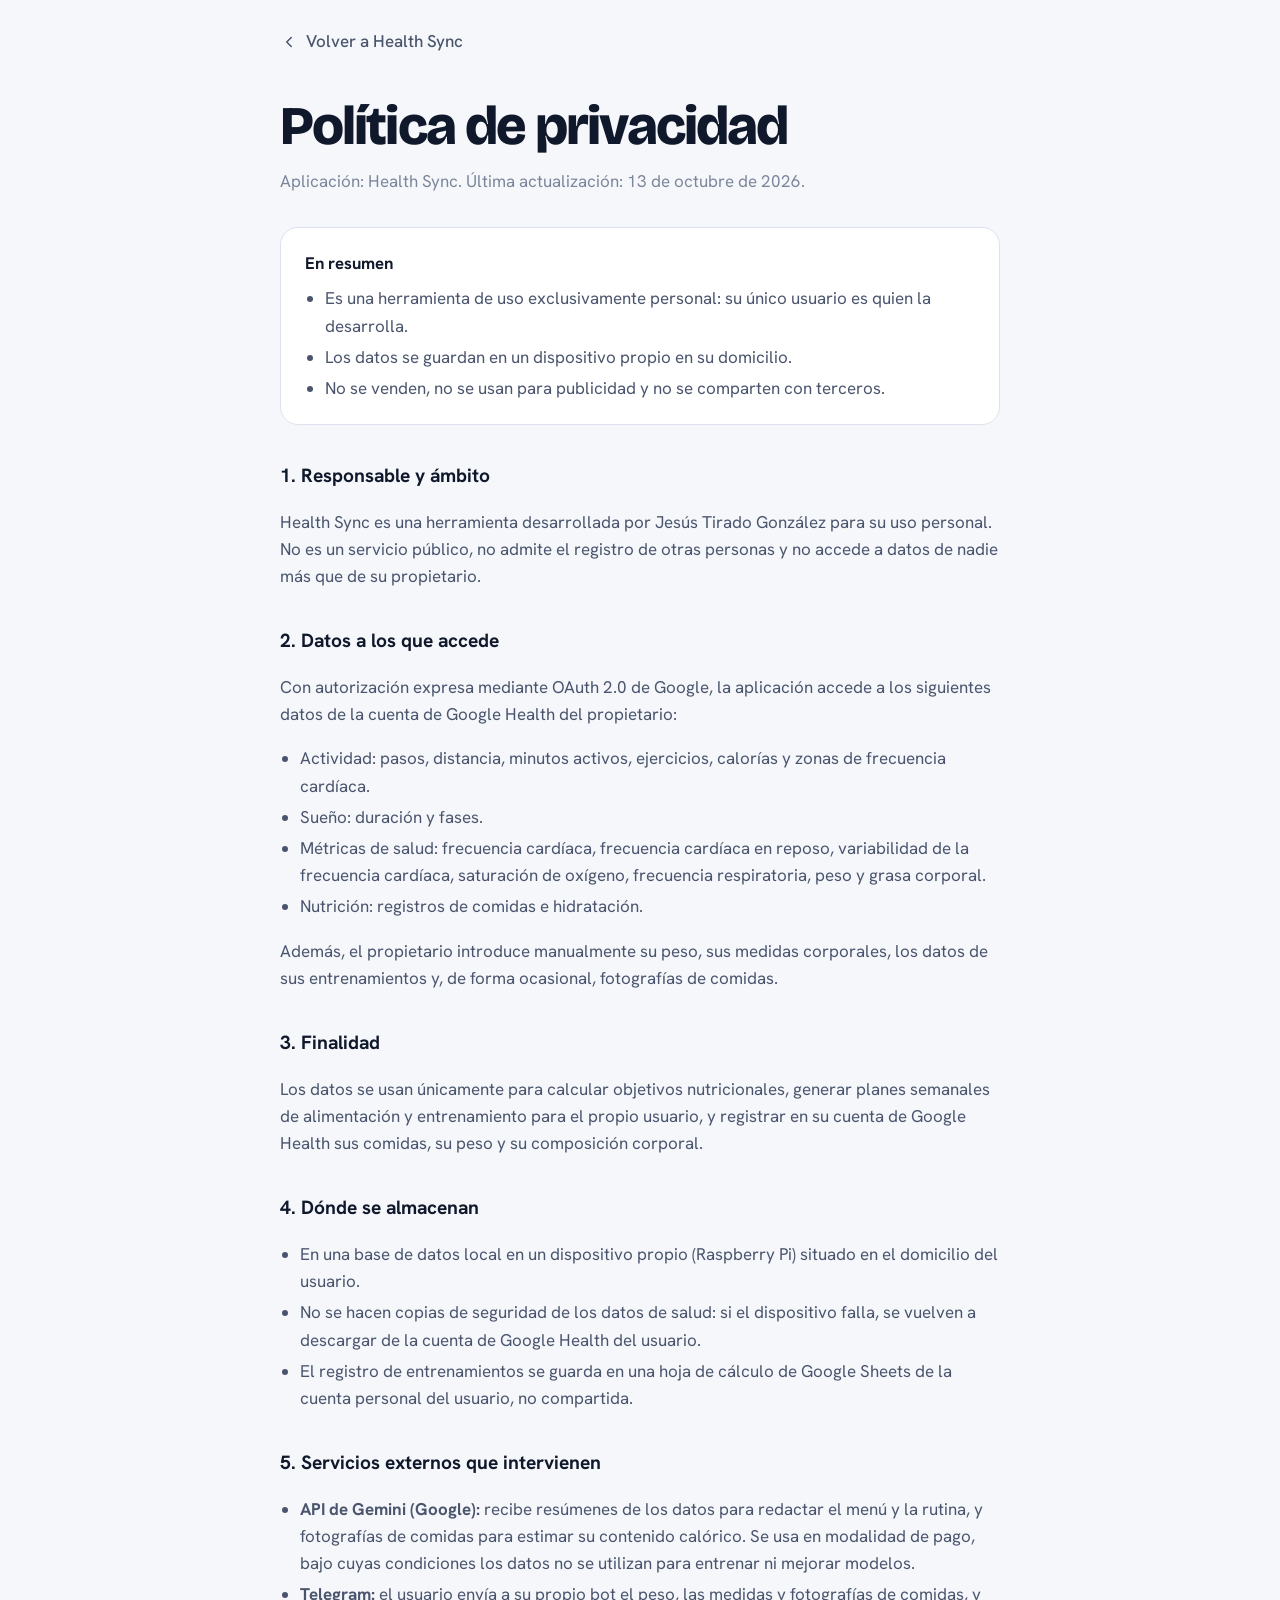
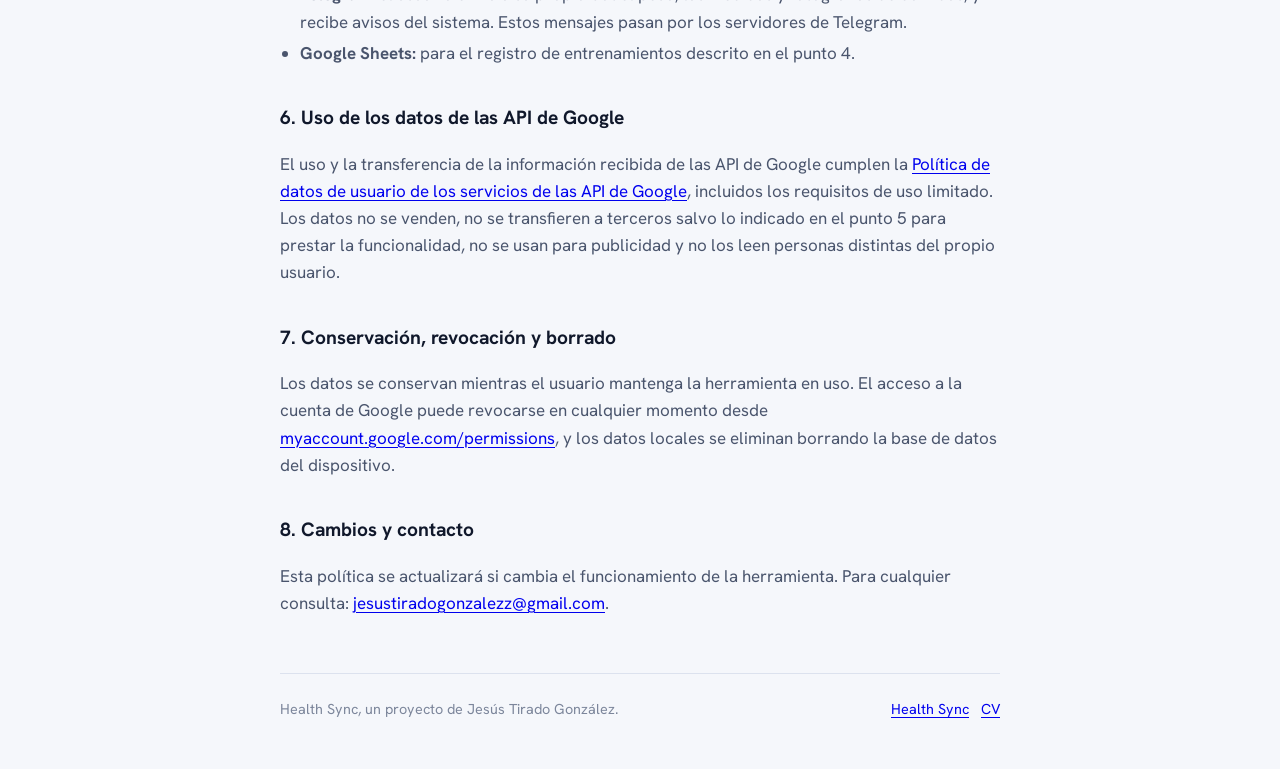
<file: health-sync/privacidad.html>
<!doctype html>
<html lang="es">
<head>
<meta charset="utf-8">
<meta name="viewport" content="width=device-width, initial-scale=1">
<title>Política de privacidad de Health Sync</title>
<meta name="description" content="Política de privacidad de Health Sync, herramienta de uso exclusivamente personal.">
<link rel="canonical" href="https://chechut10.github.io/health-sync/privacidad.html">
<link rel="preconnect" href="https://fonts.googleapis.com">
<link rel="preconnect" href="https://fonts.gstatic.com" crossorigin>
<link href="https://fonts.googleapis.com/css2?family=Bricolage+Grotesque:opsz,wght@12..96,700..800&family=Hanken+Grotesk:wght@400;500;600&display=swap" rel="stylesheet">
<script>try { var t = localStorage.getItem('theme'); if (t) document.documentElement.dataset.theme = t; } catch (e) {}</script>
</head>
<link rel="stylesheet" href="../css/comun.css">
<link rel="stylesheet" href="css/privacidad.css">

<body>
<div class="wrap">
  <header>
    <a class="back" href="./"><svg viewBox="0 0 24 24" aria-hidden="true"><path d="M15 6l-6 6 6 6"/></svg>Volver a Health Sync</a>
  </header>

  <main>
    <h1>Política de privacidad</h1>
    <p class="meta">Aplicación: Health Sync. Última actualización: 13 de octubre de 2026.</p>

    <div class="summary">
      <h2>En resumen</h2>
      <ul>
        <li>Es una herramienta de uso exclusivamente personal: su único usuario es quien la desarrolla.</li>
        <li>Los datos se guardan en un dispositivo propio en su domicilio.</li>
        <li>No se venden, no se usan para publicidad y no se comparten con terceros.</li>
      </ul>
    </div>

    <section>
      <h2>1. Responsable y ámbito</h2>
      <p>Health Sync es una herramienta desarrollada por Jesús Tirado González para su uso personal. No es un servicio público, no admite el registro de otras personas y no accede a datos de nadie más que de su propietario.</p>
    </section>

    <section>
      <h2>2. Datos a los que accede</h2>
      <p>Con autorización expresa mediante OAuth 2.0 de Google, la aplicación accede a los siguientes datos de la cuenta de Google Health del propietario:</p>
      <ul>
        <li>Actividad: pasos, distancia, minutos activos, ejercicios, calorías y zonas de frecuencia cardíaca.</li>
        <li>Sueño: duración y fases.</li>
        <li>Métricas de salud: frecuencia cardíaca, frecuencia cardíaca en reposo, variabilidad de la frecuencia cardíaca, saturación de oxígeno, frecuencia respiratoria, peso y grasa corporal.</li>
        <li>Nutrición: registros de comidas e hidratación.</li>
      </ul>
      <p>Además, el propietario introduce manualmente su peso, sus medidas corporales, los datos de sus entrenamientos y, de forma ocasional, fotografías de comidas.</p>
    </section>

    <section>
      <h2>3. Finalidad</h2>
      <p>Los datos se usan únicamente para calcular objetivos nutricionales, generar planes semanales de alimentación y entrenamiento para el propio usuario, y registrar en su cuenta de Google Health sus comidas, su peso y su composición corporal.</p>
    </section>

    <section>
      <h2>4. Dónde se almacenan</h2>
      <ul>
        <li>En una base de datos local en un dispositivo propio (Raspberry Pi) situado en el domicilio del usuario.</li>
        <li>No se hacen copias de seguridad de los datos de salud: si el dispositivo falla, se vuelven a descargar de la cuenta de Google Health del usuario.</li>
        <li>El registro de entrenamientos se guarda en una hoja de cálculo de Google Sheets de la cuenta personal del usuario, no compartida.</li>
      </ul>
    </section>

    <section>
      <h2>5. Servicios externos que intervienen</h2>
      <ul>
        <li><strong>API de Gemini (Google):</strong> recibe resúmenes de los datos para redactar el menú y la rutina, y fotografías de comidas para estimar su contenido calórico. Se usa en modalidad de pago, bajo cuyas condiciones los datos no se utilizan para entrenar ni mejorar modelos.</li>
        <li><strong>Telegram:</strong> el usuario envía a su propio bot el peso, las medidas y fotografías de comidas, y recibe avisos del sistema. Estos mensajes pasan por los servidores de Telegram.</li>
        <li><strong>Google Sheets:</strong> para el registro de entrenamientos descrito en el punto 4.</li>
      </ul>
    </section>

    <section>
      <h2>6. Uso de los datos de las API de Google</h2>
      <p>El uso y la transferencia de la información recibida de las API de Google cumplen la <a href="https://developers.google.com/terms/api-services-user-data-policy">Política de datos de usuario de los servicios de las API de Google</a>, incluidos los requisitos de uso limitado. Los datos no se venden, no se transfieren a terceros salvo lo indicado en el punto 5 para prestar la funcionalidad, no se usan para publicidad y no los leen personas distintas del propio usuario.</p>
    </section>

    <section>
      <h2>7. Conservación, revocación y borrado</h2>
      <p>Los datos se conservan mientras el usuario mantenga la herramienta en uso. El acceso a la cuenta de Google puede revocarse en cualquier momento desde <a href="https://myaccount.google.com/permissions">myaccount.google.com/permissions</a>, y los datos locales se eliminan borrando la base de datos del dispositivo.</p>
    </section>

    <section>
      <h2>8. Cambios y contacto</h2>
      <p>Esta política se actualizará si cambia el funcionamiento de la herramienta. Para cualquier consulta: <a href="mailto:jesustiradogonzalezz@gmail.com">jesustiradogonzalezz@gmail.com</a>.</p>
    </section>
  </main>

  <footer>
    <span>Health Sync, un proyecto de Jesús Tirado González.</span>
    <span><a href="./">Health Sync</a> &nbsp; <a href="../">CV</a></span>
  </footer>
</div>
</body>
</html>
</file>
<file: css/comun.css>
/* ===================== Tokens comunes (las 3 páginas) ===================== */
:root {
  --bg: #F5F7FB;
  --surface: #FFFFFF;
  --ink: #10182B;
  --ink-2: #4A556D;
  --ink-3: #7C869B;
  --rule: #DCE2EE;
  --grid: rgba(16, 24, 43, .05);
  --shadow: 0 1px 2px rgba(16,24,43,.05), 0 10px 30px rgba(16,24,43,.07);
  --display: "Bricolage Grotesque", "Hanken Grotesk", system-ui, sans-serif;
  --text: "Hanken Grotesk", system-ui, sans-serif;
  --mono: "JetBrains Mono", ui-monospace, Menlo, monospace;
  color-scheme: light;
}
@media (prefers-color-scheme: dark) {
  :root:not([data-theme="light"]) {
    --bg: #0A0F1E; --surface: #111831;
    --ink: #E9EEF8; --ink-2: #AAB4CA; --ink-3: #737E98; --rule: #243052;
    --grid: rgba(255,255,255,.045);
    --shadow: 0 1px 2px rgba(0,0,0,.35), 0 12px 32px rgba(0,0,0,.35);
    color-scheme: dark;
  }
}
:root[data-theme="dark"] {
  --bg: #0A0F1E; --surface: #111831;
  --ink: #E9EEF8; --ink-2: #AAB4CA; --ink-3: #737E98; --rule: #243052;
  --grid: rgba(255,255,255,.045);
  --shadow: 0 1px 2px rgba(0,0,0,.35), 0 12px 32px rgba(0,0,0,.35);
  color-scheme: dark;
}

/* ===================== Base ===================== */
*, *::before, *::after { box-sizing: border-box; }
html { scroll-behavior: smooth; scroll-padding-top: 80px; -webkit-text-size-adjust: 100%; }
body {
  margin: 0;
  background: var(--bg);
  color: var(--ink);
  font-family: var(--text);
  font-size: 17px;
  line-height: 1.6;
  transition: background-color .3s, color .3s;
  overflow-x: hidden;
}
a { text-underline-offset: 3px; text-decoration-thickness: 1px; }
a:hover { color: var(--ink); }
button { font: inherit; color: inherit; }
:focus-visible { outline: 2px solid var(--signal, var(--health)); outline-offset: 3px; border-radius: 4px; }
::selection { background: var(--signal, var(--health)); color: #fff; }
.wrap { width: 100%; max-width: 1120px; margin: 0 auto; padding: 0 32px; }
.sr-only { position: absolute; width: 1px; height: 1px; overflow: hidden; clip: rect(0 0 0 0); white-space: nowrap; }

/* ===================== Botón de tema ===================== */
.icon-btn {
  display: inline-flex; align-items: center; gap: 8px;
  height: 38px; padding: 0 12px; border-radius: 10px;
  border: 1px solid var(--rule); background: var(--surface);
  cursor: pointer; color: var(--ink-2); font-size: .9rem; font-weight: 500;
}
.icon-btn:hover { color: var(--ink); border-color: var(--ink-3); }
.theme-sun { display: none; }
:root[data-theme="dark"] .theme-sun { display: block; }
:root[data-theme="dark"] .theme-moon { display: none; }
@media (prefers-color-scheme: dark) {
  :root:not([data-theme="light"]) .theme-sun { display: block; }
  :root:not([data-theme="light"]) .theme-moon { display: none; }
}
</file>
<file: css/health-sync.css>
:root {
  --bg: #F5F7FB; --surface: #FFFFFF; --surface-2: #EDF1F8;
  --ink: #10182B; --ink-2: #4A556D; --ink-3: #7C869B; --rule: #DCE2EE;
  --health: #0E9384; --health-ink: #0A7A6E; --health-soft: rgba(14,147,132,.12);
  --signal: #3355FF; --signal-ink: #2443E0; --signal-soft: rgba(51,85,255,.10);
  --conv: #E8962E; --conv-ink: #9C5C08; --conv-soft: rgba(232,150,46,.14);
  --bad: #D14343; --bad-soft: rgba(209,67,67,.12);
  --grid: rgba(16,24,43,.05);
  --shadow: 0 1px 2px rgba(16,24,43,.05), 0 10px 30px rgba(16,24,43,.07);
  --display: "Bricolage Grotesque", "Hanken Grotesk", system-ui, sans-serif;
  --text: "Hanken Grotesk", system-ui, sans-serif;
  --mono: "JetBrains Mono", ui-monospace, Menlo, monospace;
  color-scheme: light;
}
@media (prefers-color-scheme: dark) {
  :root:not([data-theme="light"]) {
    --bg: #0A0F1E; --surface: #111831; --surface-2: #18213F;
    --ink: #E9EEF8; --ink-2: #AAB4CA; --ink-3: #737E98; --rule: #243052;
    --health: #2DD4BF; --health-ink: #5EEAD4; --health-soft: rgba(45,212,191,.14);
    --signal: #7D93FF; --signal-ink: #A3B2FF; --signal-soft: rgba(125,147,255,.14);
    --conv: #FFB547; --conv-ink: #FFC56E; --conv-soft: rgba(255,181,71,.14);
    --bad: #FF7A7A; --bad-soft: rgba(255,122,122,.14);
    --grid: rgba(255,255,255,.045);
    --shadow: 0 1px 2px rgba(0,0,0,.35), 0 12px 32px rgba(0,0,0,.35);
    color-scheme: dark;
  }
}
:root[data-theme="dark"] {
  --bg: #0A0F1E; --surface: #111831; --surface-2: #18213F;
  --ink: #E9EEF8; --ink-2: #AAB4CA; --ink-3: #737E98; --rule: #243052;
  --health: #2DD4BF; --health-ink: #5EEAD4; --health-soft: rgba(45,212,191,.14);
  --signal: #7D93FF; --signal-ink: #A3B2FF; --signal-soft: rgba(125,147,255,.14);
  --conv: #FFB547; --conv-ink: #FFC56E; --conv-soft: rgba(255,181,71,.14);
  --bad: #FF7A7A; --bad-soft: rgba(255,122,122,.14);
  --grid: rgba(255,255,255,.045);
  --shadow: 0 1px 2px rgba(0,0,0,.35), 0 12px 32px rgba(0,0,0,.35);
  color-scheme: dark;
}
*, *::before, *::after { box-sizing: border-box; }
html { scroll-behavior: smooth; scroll-padding-top: 80px; -webkit-text-size-adjust: 100%; }
body { margin: 0; background: var(--bg); color: var(--ink); font-family: var(--text); font-size: 17px; line-height: 1.6; overflow-x: hidden; transition: background-color .3s, color .3s; }
a { color: var(--health-ink); text-underline-offset: 3px; text-decoration-thickness: 1px; }
a:hover { color: var(--ink); }
button { font: inherit; color: inherit; }
:focus-visible { outline: 2px solid var(--health); outline-offset: 3px; border-radius: 4px; }
::selection { background: var(--health); color: #fff; }
.wrap { width: 100%; max-width: 1120px; margin: 0 auto; padding: 0 32px; }
.sr-only { position: absolute; width: 1px; height: 1px; overflow: hidden; clip: rect(0 0 0 0); white-space: nowrap; }
.motion .reveal { opacity: 0; transform: translateY(14px); transition: opacity .7s ease, transform .7s cubic-bezier(.2,.8,.2,1); }
.motion .reveal.in { opacity: 1; transform: none; }

/* Nav */
.nav { position: sticky; top: 0; z-index: 40; background: color-mix(in srgb, var(--bg) 82%, transparent); backdrop-filter: saturate(160%) blur(12px); -webkit-backdrop-filter: saturate(160%) blur(12px); border-bottom: 1px solid transparent; transition: border-color .3s; }
.nav.scrolled { border-bottom-color: var(--rule); }
.nav-inner { display: flex; align-items: center; gap: 12px; height: 64px; }
.brand { display: flex; align-items: center; gap: 10px; white-space: nowrap; flex-shrink: 0; font-family: var(--display); font-weight: 800; font-size: 1.1rem; color: var(--ink); text-decoration: none; }
.brand-mark { display: grid; place-items: center; width: 34px; height: 34px; border-radius: 10px; background: var(--health); }
.brand-mark svg { width: 22px; height: 22px; fill: none; stroke: #fff; stroke-width: 2.6; stroke-linecap: round; stroke-linejoin: round; }
.nav-links { display: flex; gap: 2px; margin: 0 auto 0 8px; padding: 0; list-style: none; }
.nav-links a { display: block; padding: 6px 9px; white-space: nowrap; border-radius: 8px; color: var(--ink-2); text-decoration: none; font-weight: 500; font-size: .95rem; }
.nav-links a:hover, .nav-links a.active { color: var(--ink); background: var(--surface-2); }
.nav-tools { display: flex; gap: 8px; margin-left: auto; flex-shrink: 0; }
.pill-btn, .icon-btn { white-space: nowrap; display: inline-flex; align-items: center; gap: 8px; height: 38px; padding: 0 14px; border-radius: 10px; border: 1px solid var(--rule); background: var(--surface); color: var(--ink-2); font-size: .9rem; font-weight: 500; text-decoration: none; cursor: pointer; }
.icon-btn { width: 38px; padding: 0; justify-content: center; }
.pill-btn:hover, .icon-btn:hover { color: var(--ink); border-color: var(--ink-3); }
.pill-btn svg, .icon-btn svg { width: 18px; height: 18px; fill: none; stroke: currentColor; stroke-width: 1.8; stroke-linecap: round; stroke-linejoin: round; }
.theme-sun { display: none; }
:root[data-theme="dark"] .theme-sun { display: block; }
:root[data-theme="dark"] .theme-moon { display: none; }
@media (prefers-color-scheme: dark) { :root:not([data-theme="light"]) .theme-sun { display: block; } :root:not([data-theme="light"]) .theme-moon { display: none; } }
.progress { position: absolute; left: 0; bottom: -1px; height: 2px; width: 100%; background: var(--health); transform-origin: left; transform: scaleX(var(--scroll, 0)); }

/* Hero */
.hero { position: relative; isolation: isolate; padding: 64px 0 24px; overflow: hidden; }
.hero::before { content: ""; position: absolute; inset: 0; z-index: -1; background-image: linear-gradient(var(--grid) 1px, transparent 1px), linear-gradient(90deg, var(--grid) 1px, transparent 1px); background-size: 48px 48px; -webkit-mask-image: radial-gradient(ellipse 80% 70% at 30% 20%, #000 30%, transparent 75%); mask-image: radial-gradient(ellipse 80% 70% at 30% 20%, #000 30%, transparent 75%); }
.hero::after { content: ""; position: absolute; z-index: -1; width: 720px; height: 520px; left: -160px; top: -220px; background: radial-gradient(closest-side, var(--health-soft), transparent); pointer-events: none; }
.status-row { display: flex; flex-wrap: wrap; gap: 10px; margin: 0 0 24px; }
.badge { display: inline-flex; align-items: center; gap: 8px; padding: 6px 14px 6px 12px; border-radius: 999px; font-size: .9rem; font-weight: 600; }
.badge.build { background: var(--conv-soft); color: var(--conv-ink); }
.badge.personal { background: var(--surface); border: 1px solid var(--rule); color: var(--ink-2); font-weight: 500; }
.pulse { position: relative; display: inline-block; width: 8px; height: 8px; border-radius: 50%; background: var(--conv); flex-shrink: 0; }
.pulse::after { content: ""; position: absolute; inset: -4px; border-radius: 50%; border: 2px solid var(--conv); opacity: 0; }
.motion .pulse::after { animation: ping 2s ease-out infinite; }
@keyframes ping { 0% { transform: scale(.5); opacity: .8; } 100% { transform: scale(1.8); opacity: 0; } }
.headline { margin: 0; font-family: var(--display); font-weight: 800; font-size: clamp(2.8rem, 8vw, 6.2rem); line-height: .95; letter-spacing: -0.045em; max-width: 13ch; }
.headline .w { display: inline-block; overflow: hidden; padding-bottom: .12em; margin-bottom: -.12em; vertical-align: top; }
.headline .w > span { display: inline-block; }
.motion .headline .w > span { transform: translateY(110%); animation: rise .9s cubic-bezier(.2,.8,.2,1) forwards; animation-delay: calc(var(--i) * 80ms + 120ms); }
@keyframes rise { to { transform: none; } }
.lede { max-width: 62ch; margin: 26px 0 0; font-size: 1.2rem; color: var(--ink-2); }
.motion .fade-in { opacity: 0; animation: fade .8s ease forwards; animation-delay: .7s; }
@keyframes fade { to { opacity: 1; } }

/* Semana animada */
.week { margin: 48px 0 0; border: 1px solid var(--rule); border-radius: 20px; background: var(--surface); box-shadow: var(--shadow); overflow: hidden; }
.week-head { display: flex; justify-content: space-between; align-items: baseline; gap: 12px; flex-wrap: wrap; padding: 20px 24px 0; }
.week-head h2 { margin: 0; font-family: var(--display); font-size: 1.2rem; font-weight: 700; }
.week-head p { margin: 0; color: var(--ink-3); font-size: .9rem; }
.week-legend { display: flex; flex-wrap: wrap; gap: 6px 18px; margin: 12px 24px 0; padding: 0; list-style: none; font-size: .85rem; color: var(--ink-2); }
.week-legend li::before { content: ""; display: inline-block; width: 10px; height: 10px; border-radius: 50%; margin-right: 7px; vertical-align: -1px; background: var(--c); }
.week-scroll { overflow: hidden; }
.week-svg { display: block; width: 100%; height: auto; margin-top: 8px; }
.week-svg .daylbl { fill: var(--ink-3); font: 600 12px var(--text); }
.week-svg .dayline { stroke: var(--rule); stroke-width: 1; }
.week-svg .track { stroke: var(--rule); stroke-width: 2; stroke-dasharray: 2 6; }
.week-svg .ev { transition: r .25s, opacity .25s; }
.week-svg .ev.sync { fill: var(--signal); }
.week-svg .ev.gym { fill: var(--health); }
.week-svg .ev.meal { fill: var(--ink-3); }
.week-svg .ev.weigh, .week-svg .ev.plan { fill: var(--conv); }
.week-svg .ev.dim { opacity: .28; }
.week-svg .playhead { stroke: var(--ink); stroke-width: 2; }
.week-svg .playcap { fill: var(--ink); }
.log { margin: 0; padding: 14px 24px 18px; border-top: 1px dashed var(--rule); font-family: var(--mono); font-size: .82rem; line-height: 1.75; color: var(--ink-2); height: calc(1.75em * 4 + 32px); overflow: hidden; }
.log div { white-space: nowrap; overflow: hidden; text-overflow: ellipsis; }
.log .t { color: var(--ink-3); }
.log .k-sync { color: var(--signal-ink); }
.log .k-gym { color: var(--health-ink); }
.log .k-plan { color: var(--conv-ink); }
.motion .log div:last-child { animation: logIn .3s ease; }
@keyframes logIn { from { opacity: 0; transform: translateY(6px); } }

/* Secciones */
.section { padding: 104px 0 0; }
.section-head { display: grid; grid-template-columns: minmax(0, 1fr) minmax(0, 1fr); gap: 32px; align-items: end; margin-bottom: 40px; }
.section h2.big { margin: 0; font-family: var(--display); font-weight: 800; font-size: clamp(2.1rem, 5vw, 3.4rem); line-height: 1.02; letter-spacing: -0.035em; }
.section-intro { margin: 0; color: var(--ink-2); max-width: 54ch; }
.card { border: 1px solid var(--rule); border-radius: 20px; background: var(--surface); }

/* Antes y después */
.fix { display: grid; grid-template-columns: minmax(0, 1fr) minmax(0, 1fr); gap: 16px; }
.fix .card { padding: 24px; }
.fix h3 { margin: 0 0 4px; font-size: 1.05rem; }
.fix .sub { margin: 0 0 16px; color: var(--ink-3); font-size: .9rem; }
.rows { margin: 0; padding: 0; list-style: none; font-variant-numeric: tabular-nums; }
.rows li { display: grid; grid-template-columns: minmax(0, 1fr) auto; gap: 12px; align-items: center; padding: 11px 0; border-top: 1px solid var(--rule); }
.rows .val { font-family: var(--mono); font-size: .9rem; padding: 2px 10px; border-radius: 8px; }
.old .val { background: var(--bad-soft); color: var(--bad); }
.new .val { background: var(--health-soft); color: var(--health-ink); }
.rows .why { grid-column: 1 / -1; font-size: .85rem; color: var(--ink-3); margin-top: -4px; }
.motion .new .rows li { opacity: 0; transform: translateX(-8px); transition: opacity .45s ease, transform .45s ease; transition-delay: calc(var(--i) * 140ms + 200ms); }
.motion .new.in .rows li { opacity: 1; transform: none; }
.note { margin: 14px 0 0; font-size: .85rem; color: var(--ink-3); }

/* Pasos */
.steps { display: grid; grid-template-columns: repeat(3, minmax(0, 1fr)); gap: 16px; margin: 0; padding: 0; list-style: none; counter-reset: s; }
.steps li { position: relative; padding: 24px; border: 1px solid var(--rule); border-radius: 18px; background: var(--surface); counter-increment: s; }
.steps li::before { content: counter(s); display: grid; place-items: center; width: 32px; height: 32px; border-radius: 10px; background: var(--surface-2); color: var(--ink); font-family: var(--display); font-weight: 800; margin-bottom: 14px; }
.steps li.ai::before { background: var(--conv-soft); color: var(--conv-ink); }
.steps li.det::before { background: var(--health-soft); color: var(--health-ink); }
.steps h3 { margin: 0; font-size: 1.1rem; }
.steps p { margin: 8px 0 0; color: var(--ink-2); font-size: .95rem; }
.steps .where { display: inline-block; margin-top: 12px; font-size: .8rem; color: var(--ink-3); }

.diagram-card { margin-top: 16px; overflow: hidden; }
.diagram-scroll { overflow-x: auto; padding: 20px 24px 24px; }
.diagram { display: block; width: 100%; min-width: 760px; height: auto; }
.diagram .node rect { fill: var(--surface-2); stroke: var(--rule); stroke-width: 1.5; }
.diagram .node.hub rect { fill: var(--surface); stroke: var(--health); stroke-width: 2; }
.diagram .node.ai rect { stroke: var(--conv); }
.diagram .t { fill: var(--ink); font: 600 15px var(--text); }
.diagram .s { fill: var(--ink-3); font: 12px var(--text); }
.diagram .lbl { fill: var(--ink-3); font: 12px var(--text); }
.diagram .edge { fill: none; stroke: var(--signal); stroke-width: 2; stroke-dasharray: 3 7; stroke-linecap: round; }
.diagram .edge.ai { stroke: var(--conv); }
.diagram .edge.h { stroke: var(--health); }
.motion .diagram .edge { animation: dash 1.1s linear infinite; }
@keyframes dash { to { stroke-dashoffset: -20; } }
.scroll-hint { display: none; margin: -8px 24px 18px; font-size: .85rem; color: var(--ink-3); }

/* Validador */
.guard { display: grid; grid-template-columns: minmax(0, 1fr) minmax(0, 1.1fr); gap: 16px; align-items: stretch; }
.guard .card { padding: 26px; }
.guard h3 { margin: 0; font-family: var(--display); font-size: 1.5rem; letter-spacing: -0.02em; }
.guard p { color: var(--ink-2); }
.rules { margin: 16px 0 0; padding: 0; list-style: none; }
.rules li { padding: 10px 0 10px 28px; border-top: 1px solid var(--rule); position: relative; color: var(--ink-2); }
.rules li::before { content: ""; position: absolute; left: 4px; top: 18px; width: 10px; height: 10px; border-radius: 3px; background: var(--health); }
.rules b { color: var(--ink); font-weight: 600; }
.console { display: flex; flex-direction: column; background: #0D1326; color: #D6DDEC; border-color: #0D1326; padding: 0 !important; overflow: hidden; }
:root[data-theme="dark"] .console { background: #070B17; border-color: var(--rule); }
.console-bar { display: flex; align-items: center; gap: 8px; padding: 12px 16px; border-bottom: 1px solid rgba(255,255,255,.08); font: 500 .8rem var(--mono); color: #8A94AD; }
.console-bar i { width: 10px; height: 10px; border-radius: 50%; background: rgba(255,255,255,.15); }
.console-bar span { margin-left: 8px; }
.console pre { flex: 1; margin: 0; padding: 16px 18px 6px; font: .8rem/1.7 var(--mono); white-space: pre-wrap; min-height: 172px; }
.console .k { color: #9AACFF; } .console .s { color: #5EEAD4; } .console .n { color: #FFC56E; }
.checks { margin: 0; padding: 6px 18px 18px; list-style: none; font: .82rem/1.9 var(--mono); }
.checks li { display: flex; gap: 10px; align-items: center; color: #8A94AD; }
.checks .st { display: inline-grid; place-items: center; width: 18px; height: 18px; border-radius: 5px; background: rgba(255,255,255,.08); font-size: .75rem; flex-shrink: 0; }
.checks li.ok { color: #D6DDEC; } .checks li.ok .st { background: #0E9384; color: #fff; }
.checks li.ko { color: #FFB4B4; } .checks li.ko .st { background: #D14343; color: #fff; }
.verdict { margin: 0; padding: 12px 18px; border-top: 1px solid rgba(255,255,255,.08); font: 600 .85rem var(--mono); color: #8A94AD; min-height: 46px; }
.verdict.ok { color: #5EEAD4; } .verdict.ko { color: #FFB4B4; }

/* Datos */
.data-grid { display: grid; grid-template-columns: repeat(4, minmax(0, 1fr)); gap: 12px; }
.datum { padding: 18px; border: 1px solid var(--rule); border-radius: 16px; background: var(--surface); }
.datum h3 { margin: 0; font-size: 1rem; }
.datum p { margin: 6px 0 0; color: var(--ink-2); font-size: .88rem; line-height: 1.5; }
.datum .src { display: inline-block; margin-top: 10px; padding: 1px 8px; border-radius: 6px; font-size: .75rem; font-weight: 600; }
.src.auto { background: var(--signal-soft); color: var(--signal-ink); }
.src.manual { background: var(--conv-soft); color: var(--conv-ink); }
.coverage { margin-top: 16px; padding: 24px; }
.coverage h3 { margin: 0 0 6px; font-size: 1.1rem; }
.coverage > p { margin: 0 0 18px; color: var(--ink-2); max-width: 70ch; }
.cov-row { display: grid; grid-template-columns: 140px minmax(0, 1fr); gap: 16px; align-items: center; padding: 10px 0; border-top: 1px solid var(--rule); }
.cov-row b { font-size: .95rem; }
.cov-row span { color: var(--ink-2); font-size: .92rem; }
.cells { display: flex; gap: 4px; margin-bottom: 4px; }
.cells i { width: 14px; height: 14px; border-radius: 4px; background: var(--surface-2); }
.cells i.f { background: var(--health); }
.cells i.p { background: color-mix(in srgb, var(--health) 40%, var(--surface-2)); }

/* Privacidad */
.priv { display: grid; grid-template-columns: repeat(3, minmax(0, 1fr)); gap: 16px; }
.priv .card { padding: 24px; }
.priv svg { width: 28px; height: 28px; fill: none; stroke: var(--health); stroke-width: 1.8; stroke-linecap: round; stroke-linejoin: round; }
.priv h3 { margin: 12px 0 0; font-size: 1.05rem; }
.priv p { margin: 6px 0 0; color: var(--ink-2); font-size: .95rem; }

/* Hoja de ruta */
.road { position: relative; margin: 0; padding: 0 0 0 40px; list-style: none; }
.road::before, .road::after { content: ""; position: absolute; left: 11px; top: 10px; bottom: 10px; width: 2px; border-radius: 2px; }
.road::before { background: var(--rule); }
.road::after { background: var(--health); transform-origin: top; transform: scaleY(var(--fill, 0)); }
.road > li { position: relative; padding: 0 0 22px; }
.road .dot { position: absolute; left: -36px; top: 22px; width: 16px; height: 16px; border-radius: 50%; background: var(--bg); border: 3px solid var(--rule); }
.road li.now .dot { border-color: var(--conv); background: var(--conv); }
.road li.done-phase .dot { border-color: var(--health); background: var(--health); }
.road li.done-phase .state { background: var(--health-soft); color: var(--health-ink); }
a.badge.personal { text-decoration: none; }
a.badge.personal:hover { border-color: var(--ink-3); color: var(--ink); }
.road .card { padding: 22px 24px; }
.road-head { display: flex; justify-content: space-between; gap: 8px 16px; flex-wrap: wrap; align-items: baseline; }
.road h3 { margin: 0; font-family: var(--display); font-size: 1.3rem; letter-spacing: -0.015em; }
.road .state { font-size: .82rem; font-weight: 600; padding: 2px 10px; border-radius: 999px; background: var(--surface-2); color: var(--ink-3); display: inline-flex; align-items: center; gap: 8px; }
.road li.now .state { background: var(--conv-soft); color: var(--conv-ink); }
.road p { margin: 8px 0 0; color: var(--ink-2); }
.tasks { margin: 12px 0 0; padding: 0; list-style: none; display: grid; gap: 6px; }
.tasks li { display: flex; gap: 10px; align-items: flex-start; color: var(--ink-2); font-size: .95rem; }
.tasks li::before { content: ""; flex-shrink: 0; width: 16px; height: 16px; margin-top: 4px; border-radius: 5px; border: 2px solid var(--rule); }
.tasks li.done::before { background: var(--health); border-color: var(--health); background-image: url("data:image/svg+xml,%3Csvg xmlns='http://www.w3.org/2000/svg' viewBox='0 0 16 16'%3E%3Cpath d='M4 8.5l2.5 2.5L12 5.5' fill='none' stroke='white' stroke-width='2' stroke-linecap='round' stroke-linejoin='round'/%3E%3C/svg%3E"); }
.tasks li.done { color: var(--ink-3); text-decoration: line-through; text-decoration-color: var(--rule); }

/* Stack y cierre */
.tags { display: flex; flex-wrap: wrap; gap: 8px; margin: 0; padding: 0; list-style: none; }
.tags li { padding: 8px 14px; border-radius: 10px; border: 1px solid var(--rule); background: var(--surface); font-size: .92rem; font-weight: 500; }
.replica { margin-top: 40px; padding: 28px; display: flex; align-items: center; justify-content: space-between; gap: 24px; flex-wrap: wrap; }
.replica h3 { margin: 0 0 6px; }
.replica p { margin: 0; max-width: 62ch; color: var(--ink-2); }
.replica-links { display: flex; gap: 10px; flex-wrap: wrap; }
.pill-btn.primary { background: var(--health-soft); border-color: var(--health); color: var(--health-ink); font-weight: 600; }
.pill-btn.primary:hover { color: var(--health-ink); border-color: var(--health-ink); }
.disclaimer { margin: 104px 0 0; padding: 28px; border-radius: 20px; background: var(--surface-2); color: var(--ink-2); }
.disclaimer h2 { margin: 0 0 8px; font-size: 1.1rem; color: var(--ink); }
.disclaimer p { margin: 0; max-width: 80ch; }
.disclaimer p + p { margin-top: 8px; }
footer { padding: 48px 0; color: var(--ink-3); font-size: .9rem; }
footer .wrap { display: flex; flex-wrap: wrap; justify-content: space-between; gap: 8px 24px; }
footer nav { display: flex; gap: 20px; flex-wrap: wrap; }
footer a { color: var(--ink-2); }

/* Entre el móvil y el ancho completo, los botones de la barra solo con icono para que quepan los enlaces */
@media screen and (max-width: 1100px) {
  .nav-tools .pill-btn .label { display: none; }
}
@media screen and (max-width: 900px) {
  .nav-links { display: none; }
  .section-head, .fix, .guard { grid-template-columns: 1fr; }
  .steps, .priv { grid-template-columns: 1fr; }
  .data-grid { grid-template-columns: repeat(2, minmax(0, 1fr)); }
  .scroll-hint { display: block; }
}
@media screen and (max-width: 640px) {
  body { font-size: 16px; }
  .wrap { padding: 0 16px; }
  .hero { padding-top: 36px; }
  .lede { font-size: 1.05rem; }
  .week-head { padding: 16px 16px 0; }
  .week-legend { margin: 10px 16px 0; }
  .week-svg { width: 760px; max-width: none; }
  .log { padding: 12px 16px 14px; font-size: .76rem; line-height: 1.5; height: calc(1.5em * 6 + 26px); }
  .log div { white-space: normal; margin-bottom: 4px; }
  .section { padding-top: 80px; }
  .data-grid { grid-template-columns: 1fr; }
  .cov-row { grid-template-columns: 1fr; gap: 4px; }
  .road { padding-left: 28px; }
  .road::before, .road::after { left: 5px; }
  .road .dot { left: -30px; }
  .pill-btn .label { display: none; }
  .pill-btn { width: 38px; padding: 0; justify-content: center; }
  .disclaimer { margin-top: 80px; padding: 22px; }
}
@media print {
  .nav, .week, .diagram-card, .console, .scroll-hint { display: none !important; }
  .reveal, .motion .reveal { opacity: 1 !important; transform: none !important; }
  *, *::before, *::after { animation: none !important; }
  .motion .headline .w > span, .motion .fade-in, .motion .new .rows li { transform: none !important; opacity: 1 !important; }
}
</file>
<file: health-sync/css/privacidad.css>
/* Variables específicas de privacidad */
:root { --health: #0E9384; --health-ink: #0A7A6E; }
@media (prefers-color-scheme: dark) {
  :root:not([data-theme="light"]) { --health: #2DD4BF; --health-ink: #5EEAD4; }
}
:root[data-theme="dark"] { --health: #2DD4BF; --health-ink: #5EEAD4; }

/* Reglas específicas */
.wrap { max-width: 760px; margin: 0 auto; padding: 0 20px; }
header { padding: 28px 0 0; }
.back { display: inline-flex; align-items: center; gap: 8px; color: var(--ink-2); text-decoration: none; font-weight: 500; }
.back:hover { color: var(--ink); }
.back svg { width: 18px; height: 18px; fill: none; stroke: currentColor; stroke-width: 2; stroke-linecap: round; stroke-linejoin: round; }
h1 { margin: 40px 0 0; font: 800 clamp(2.2rem, 6vw, 3.4rem)/1.02 "Bricolage Grotesque", system-ui, sans-serif; letter-spacing: -0.035em; }
.meta { margin: 14px 0 0; color: var(--ink-3); }
.summary { margin: 32px 0 0; padding: 22px 24px; border-radius: 18px; background: var(--surface); border: 1px solid var(--rule); }
.summary h2 { margin: 0 0 8px; font-size: 1.05rem; }
.summary ul { margin: 0; padding-left: 20px; color: var(--ink-2); }
.summary li + li { margin-top: 4px; }
section { margin-top: 36px; }
section h2 { margin: 0 0 8px; font-size: 1.2rem; }
section p, section li { color: var(--ink-2); }
section ul { padding-left: 20px; }
section li + li { margin-top: 4px; }
footer { margin: 56px 0 0; padding: 24px 0 48px; border-top: 1px solid var(--rule); color: var(--ink-3); font-size: .9rem; display: flex; flex-wrap: wrap; justify-content: space-between; gap: 8px 20px; }
</file>
